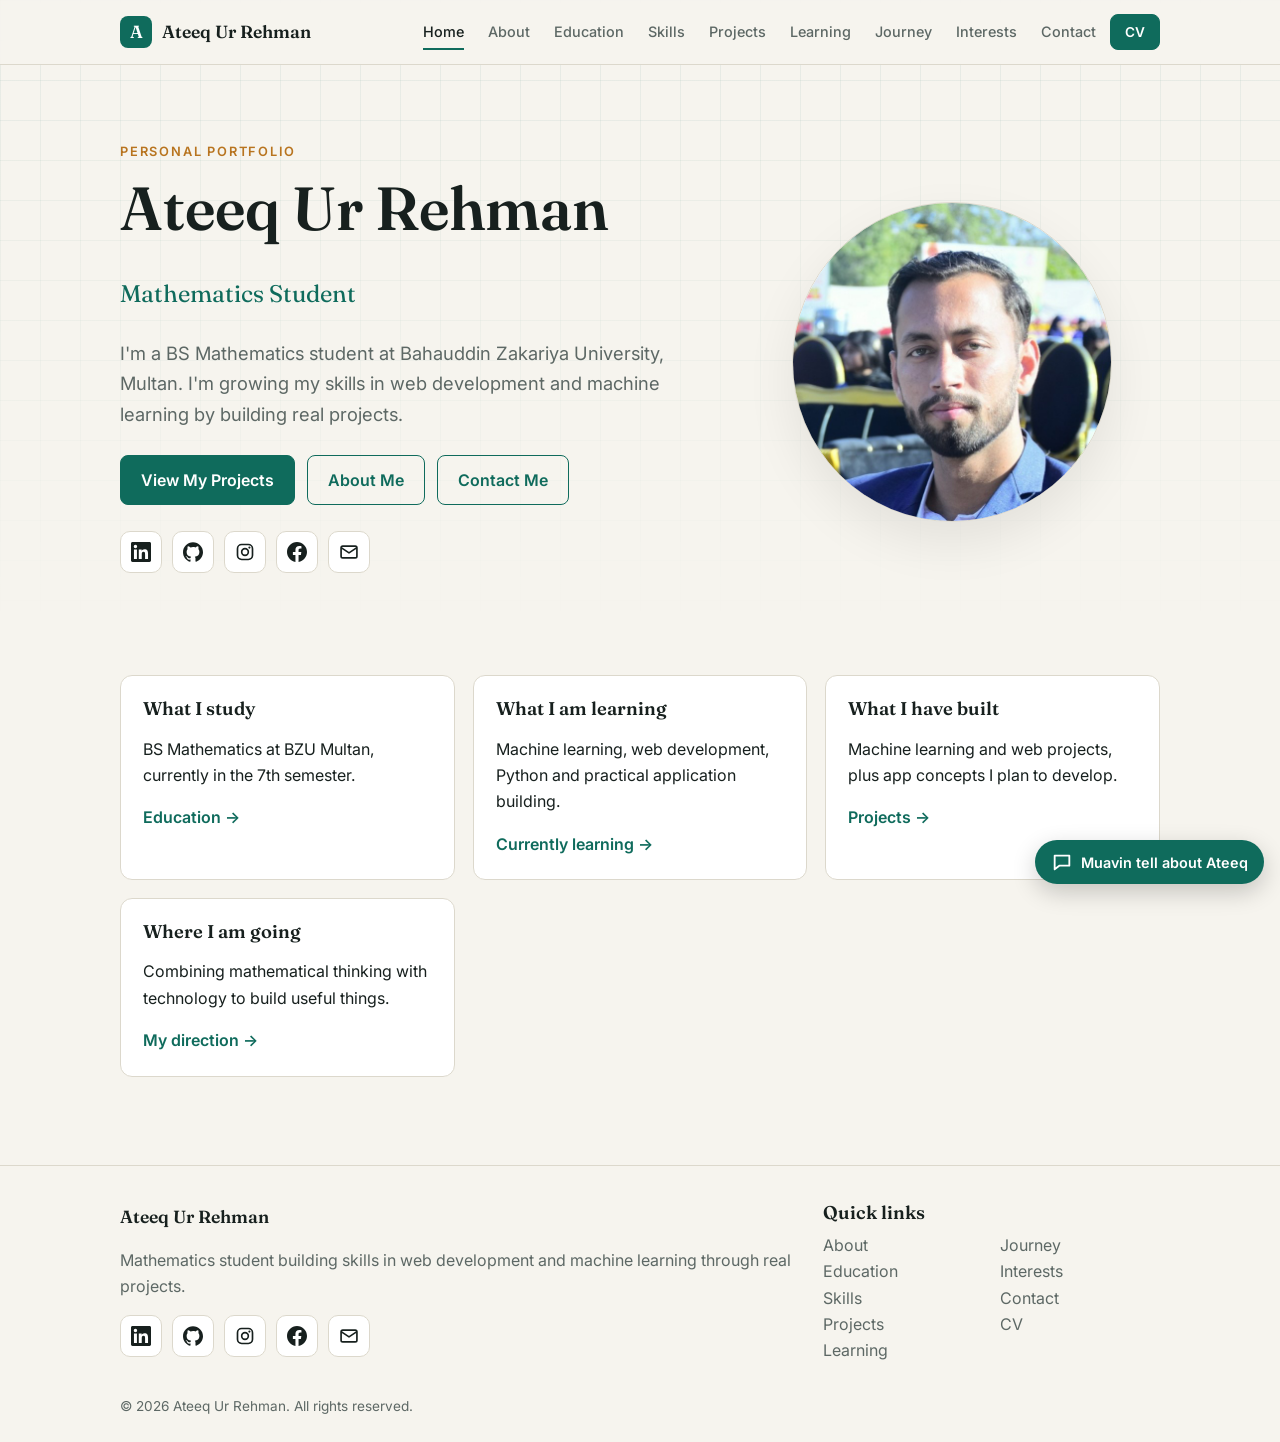
<file: index.html>
<!DOCTYPE html><html lang="en"><head><meta charset="utf-8"><meta name="viewport" content="width=device-width,initial-scale=1">
<title>Ateeq Ur Rehman | Mathematics Student</title><meta name="description" content="Portfolio of Ateeq Ur Rehman, a BS Mathematics student learning web development and machine learning."><meta property="og:title" content="Ateeq Ur Rehman | Mathematics Student"><meta property="og:description" content="Portfolio of Ateeq Ur Rehman, a BS Mathematics student learning web development and machine learning."><meta property="og:type" content="website">
<link rel="icon" type="image/png" sizes="64x64" href="assets/favicon-64.png"><link rel="shortcut icon" href="assets/favicon.ico"><link rel="apple-touch-icon" href="assets/apple-touch-icon.png">
<link rel="preconnect" href="https://fonts.googleapis.com"><link rel="preconnect" href="https://fonts.gstatic.com" crossorigin>
<link rel="stylesheet" href="https://fonts.googleapis.com/css2?family=Fraunces:wght@500;600&family=Inter:wght@400;500;600&display=swap">
<link rel="stylesheet" href="style.css"><script>document.documentElement.className='js'</script></head>
<body class=""><a class="skip" href="#main">Skip to content</a>
<header class="hdr"><div class="wrap bar"><a class="brand" href="index.html"><span class="mark">A</span>Ateeq Ur Rehman</a>
<button class="burger" aria-label="Menu" aria-expanded="false" aria-controls="nav"><span></span><span></span><span></span></button>
<nav id="nav"><ul><li><a href="index.html" aria-current="page">Home</a></li><li><a href="about.html">About</a></li><li><a href="education.html">Education</a></li><li><a href="skills.html">Skills</a></li><li><a href="projects.html">Projects</a></li><li><a href="learning.html">Learning</a></li><li><a href="journey.html">Journey</a></li><li><a href="interests.html">Interests</a></li><li><a href="contact.html">Contact</a></li><li><a class="btn sm" href="cv.html">CV</a></li></ul></nav></div></header>
<main id="main"><section class="hero"><div class="wrap hg"><div class="rv"><span class="eyebrow">Personal Portfolio</span><h1>Ateeq Ur Rehman</h1><p class="role">Mathematics Student</p>
<p class="lead">I'm a BS Mathematics student at Bahauddin Zakariya University, Multan. I'm growing my skills in web development and machine learning by building real projects.</p>
<div class="cta"><a class="btn" href="projects.html">View My Projects</a><a class="btn ghost" href="about.html">About Me</a><a class="btn ghost" href="contact.html">Contact Me</a></div><div class="soc"><a href="https://www.linkedin.com/in/ateeq-sunbul-95694729a/" aria-label="LinkedIn" title="LinkedIn" target="_blank" rel="noopener noreferrer"><svg viewBox="0 0 24 24" width="20" height="20" aria-hidden="true"><path fill="currentColor" d="M20.447 20.452h-3.554v-5.569c0-1.328-.027-3.037-1.852-3.037-1.853 0-2.136 1.445-2.136 2.939v5.667H9.351V9h3.414v1.561h.046c.477-.9 1.637-1.85 3.37-1.85 3.601 0 4.267 2.37 4.267 5.455v6.286zM5.337 7.433a2.063 2.063 0 110-4.128 2.063 2.063 0 010 4.128zm1.782 13.019H3.555V9h3.564v11.452zM22.225 0H1.771C.792 0 0 .774 0 1.729v20.542C0 23.227.792 24 1.771 24h20.451C23.2 24 24 23.227 24 22.271V1.729C24 .774 23.2 0 22.222 0z"/></svg></a><a href="https://github.com/callmemrsheeqa-oss" aria-label="GitHub" title="GitHub" target="_blank" rel="noopener noreferrer"><svg viewBox="0 0 24 24" width="20" height="20" aria-hidden="true"><path fill="currentColor" d="M12 .297c-6.63 0-12 5.373-12 12 0 5.303 3.438 9.8 8.205 11.385.6.113.82-.258.82-.577 0-.285-.01-1.04-.015-2.04-3.338.724-4.042-1.61-4.042-1.61-.546-1.387-1.333-1.757-1.333-1.757-1.089-.745.083-.729.083-.729 1.205.084 1.839 1.237 1.839 1.237 1.07 1.834 2.807 1.304 3.492.997.107-.775.418-1.305.762-1.604-2.665-.305-5.467-1.334-5.467-5.931 0-1.311.469-2.381 1.236-3.221-.124-.303-.535-1.524.117-3.176 0 0 1.008-.322 3.301 1.23a11.5 11.5 0 013.003-.404c1.02.005 2.047.138 3.006.404 2.291-1.552 3.297-1.23 3.297-1.23.653 1.653.242 2.874.118 3.176.77.84 1.235 1.911 1.235 3.221 0 4.609-2.807 5.624-5.479 5.921.43.372.823 1.102.823 2.222 0 1.606-.015 2.896-.015 3.286 0 .315.216.694.825.576C20.565 21.795 24 17.298 24 12.297c0-6.627-5.373-12-12-12"/></svg></a><a href="https://www.instagram.com/a_teequrrehman/" aria-label="Instagram" title="Instagram" target="_blank" rel="noopener noreferrer"><svg viewBox="0 0 24 24" width="20" height="20" aria-hidden="true"><g fill="none" stroke="currentColor" stroke-width="2"><rect x="3" y="3" width="18" height="18" rx="5"/><circle cx="12" cy="12" r="4"/></g><circle cx="17.3" cy="6.7" r="1.3" fill="currentColor"/></svg></a><a href="https://www.facebook.com/ateeq.ur.rehman.856079" aria-label="Facebook" title="Facebook" target="_blank" rel="noopener noreferrer"><svg viewBox="0 0 24 24" width="20" height="20" aria-hidden="true"><path fill="currentColor" d="M24 12.073c0-6.627-5.373-12-12-12s-12 5.373-12 12c0 5.99 4.388 10.954 10.125 11.854v-8.385H7.078v-3.47h3.047V9.43c0-3.007 1.792-4.669 4.533-4.669 1.312 0 2.686.235 2.686.235v2.953H15.83c-1.491 0-1.956.925-1.956 1.874v2.25h3.328l-.532 3.47h-2.796v8.385C19.612 23.027 24 18.062 24 12.073z"/></svg></a><a href="mailto:sunbulbroter@gmail.com" aria-label="Email" title="Email"><svg viewBox="0 0 24 24" width="20" height="20" aria-hidden="true"><g fill="none" stroke="currentColor" stroke-width="2" stroke-linejoin="round"><rect x="2.5" y="5" width="19" height="14" rx="2"/><path d="M3 7l9 6 9-6"/></g></svg></a></div></div>
<div class="avatar rv" ><img src="assets/profile.jpg" alt="Portrait of Ateeq Ur Rehman" width="320" height="320" fetchpriority="high"></div></div></section><section class="sec "><div class="wrap"><div class="grid"><article class="card rv"><h3>What I study</h3><p>BS Mathematics at BZU Multan, currently in the 7th semester.</p><a class="more" href="education.html">Education &rarr;</a></article><article class="card rv"><h3>What I am learning</h3><p>Machine learning, web development, Python and practical application building.</p><a class="more" href="learning.html">Currently learning &rarr;</a></article><article class="card rv"><h3>What I have built</h3><p>Machine learning and web projects, plus app concepts I plan to develop.</p><a class="more" href="projects.html">Projects &rarr;</a></article><article class="card rv"><h3>Where I am going</h3><p>Combining mathematical thinking with technology to build useful things.</p><a class="more" href="about.html">My direction &rarr;</a></article></div></div></section></main>
<footer class="ftr"><div class="wrap fg"><div><div class="brand">Ateeq Ur Rehman</div><p class="muted">Mathematics student building skills in web development and machine learning through real projects.</p><div class="soc"><a href="https://www.linkedin.com/in/ateeq-sunbul-95694729a/" aria-label="LinkedIn" title="LinkedIn" target="_blank" rel="noopener noreferrer"><svg viewBox="0 0 24 24" width="20" height="20" aria-hidden="true"><path fill="currentColor" d="M20.447 20.452h-3.554v-5.569c0-1.328-.027-3.037-1.852-3.037-1.853 0-2.136 1.445-2.136 2.939v5.667H9.351V9h3.414v1.561h.046c.477-.9 1.637-1.85 3.37-1.85 3.601 0 4.267 2.37 4.267 5.455v6.286zM5.337 7.433a2.063 2.063 0 110-4.128 2.063 2.063 0 010 4.128zm1.782 13.019H3.555V9h3.564v11.452zM22.225 0H1.771C.792 0 0 .774 0 1.729v20.542C0 23.227.792 24 1.771 24h20.451C23.2 24 24 23.227 24 22.271V1.729C24 .774 23.2 0 22.222 0z"/></svg></a><a href="https://github.com/callmemrsheeqa-oss" aria-label="GitHub" title="GitHub" target="_blank" rel="noopener noreferrer"><svg viewBox="0 0 24 24" width="20" height="20" aria-hidden="true"><path fill="currentColor" d="M12 .297c-6.63 0-12 5.373-12 12 0 5.303 3.438 9.8 8.205 11.385.6.113.82-.258.82-.577 0-.285-.01-1.04-.015-2.04-3.338.724-4.042-1.61-4.042-1.61-.546-1.387-1.333-1.757-1.333-1.757-1.089-.745.083-.729.083-.729 1.205.084 1.839 1.237 1.839 1.237 1.07 1.834 2.807 1.304 3.492.997.107-.775.418-1.305.762-1.604-2.665-.305-5.467-1.334-5.467-5.931 0-1.311.469-2.381 1.236-3.221-.124-.303-.535-1.524.117-3.176 0 0 1.008-.322 3.301 1.23a11.5 11.5 0 013.003-.404c1.02.005 2.047.138 3.006.404 2.291-1.552 3.297-1.23 3.297-1.23.653 1.653.242 2.874.118 3.176.77.84 1.235 1.911 1.235 3.221 0 4.609-2.807 5.624-5.479 5.921.43.372.823 1.102.823 2.222 0 1.606-.015 2.896-.015 3.286 0 .315.216.694.825.576C20.565 21.795 24 17.298 24 12.297c0-6.627-5.373-12-12-12"/></svg></a><a href="https://www.instagram.com/a_teequrrehman/" aria-label="Instagram" title="Instagram" target="_blank" rel="noopener noreferrer"><svg viewBox="0 0 24 24" width="20" height="20" aria-hidden="true"><g fill="none" stroke="currentColor" stroke-width="2"><rect x="3" y="3" width="18" height="18" rx="5"/><circle cx="12" cy="12" r="4"/></g><circle cx="17.3" cy="6.7" r="1.3" fill="currentColor"/></svg></a><a href="https://www.facebook.com/ateeq.ur.rehman.856079" aria-label="Facebook" title="Facebook" target="_blank" rel="noopener noreferrer"><svg viewBox="0 0 24 24" width="20" height="20" aria-hidden="true"><path fill="currentColor" d="M24 12.073c0-6.627-5.373-12-12-12s-12 5.373-12 12c0 5.99 4.388 10.954 10.125 11.854v-8.385H7.078v-3.47h3.047V9.43c0-3.007 1.792-4.669 4.533-4.669 1.312 0 2.686.235 2.686.235v2.953H15.83c-1.491 0-1.956.925-1.956 1.874v2.25h3.328l-.532 3.47h-2.796v8.385C19.612 23.027 24 18.062 24 12.073z"/></svg></a><a href="mailto:sunbulbroter@gmail.com" aria-label="Email" title="Email"><svg viewBox="0 0 24 24" width="20" height="20" aria-hidden="true"><g fill="none" stroke="currentColor" stroke-width="2" stroke-linejoin="round"><rect x="2.5" y="5" width="19" height="14" rx="2"/><path d="M3 7l9 6 9-6"/></g></svg></a></div></div>
<div><h3>Quick links</h3><ul class="fl"><li><a href="about.html">About</a></li><li><a href="education.html">Education</a></li><li><a href="skills.html">Skills</a></li><li><a href="projects.html">Projects</a></li><li><a href="learning.html">Learning</a></li><li><a href="journey.html">Journey</a></li><li><a href="interests.html">Interests</a></li><li><a href="contact.html">Contact</a></li><li><a href="cv.html">CV</a></li></ul></div></div><div class="wrap copy">&copy; 2026 Ateeq Ur Rehman. All rights reserved.</div></footer>
<div class="noprint" id="chat"><button class="cb" id="cbtn" aria-expanded="false" aria-controls="cpanel"><svg viewBox="0 0 24 24" width="22" height="22" aria-hidden="true"><path fill="none" stroke="currentColor" stroke-width="2" stroke-linejoin="round" d="M4 5h16v11H9l-5 4z"/></svg><span>Muavin tell about Ateeq</span></button>
<section class="cp" id="cpanel" hidden aria-label="Muavin, portfolio assistant"><header><b>Muavin</b><button id="cx" aria-label="Close Muavin">&times;</button></header>
<div class="cm" id="cmsg" role="log" aria-live="polite"><p class="bot">Hi! I'm Muavin. I can answer questions about Ateeq Ur Rehman, his studies, projects and experience.</p></div>
<div class="cs" id="csug"><button>What does Ateeq study?</button><button>What projects has he built?</button><button>How can I contact him?</button></div>
<form id="cform"><input id="cin" maxlength="300" placeholder="Ask Muavin about Ateeq..." aria-label="Your question" autocomplete="off"><button class="btn sm" type="submit">Send</button></form></section></div>
<script src="config.js"></script><script src="script.js"></script></body></html>
</file>
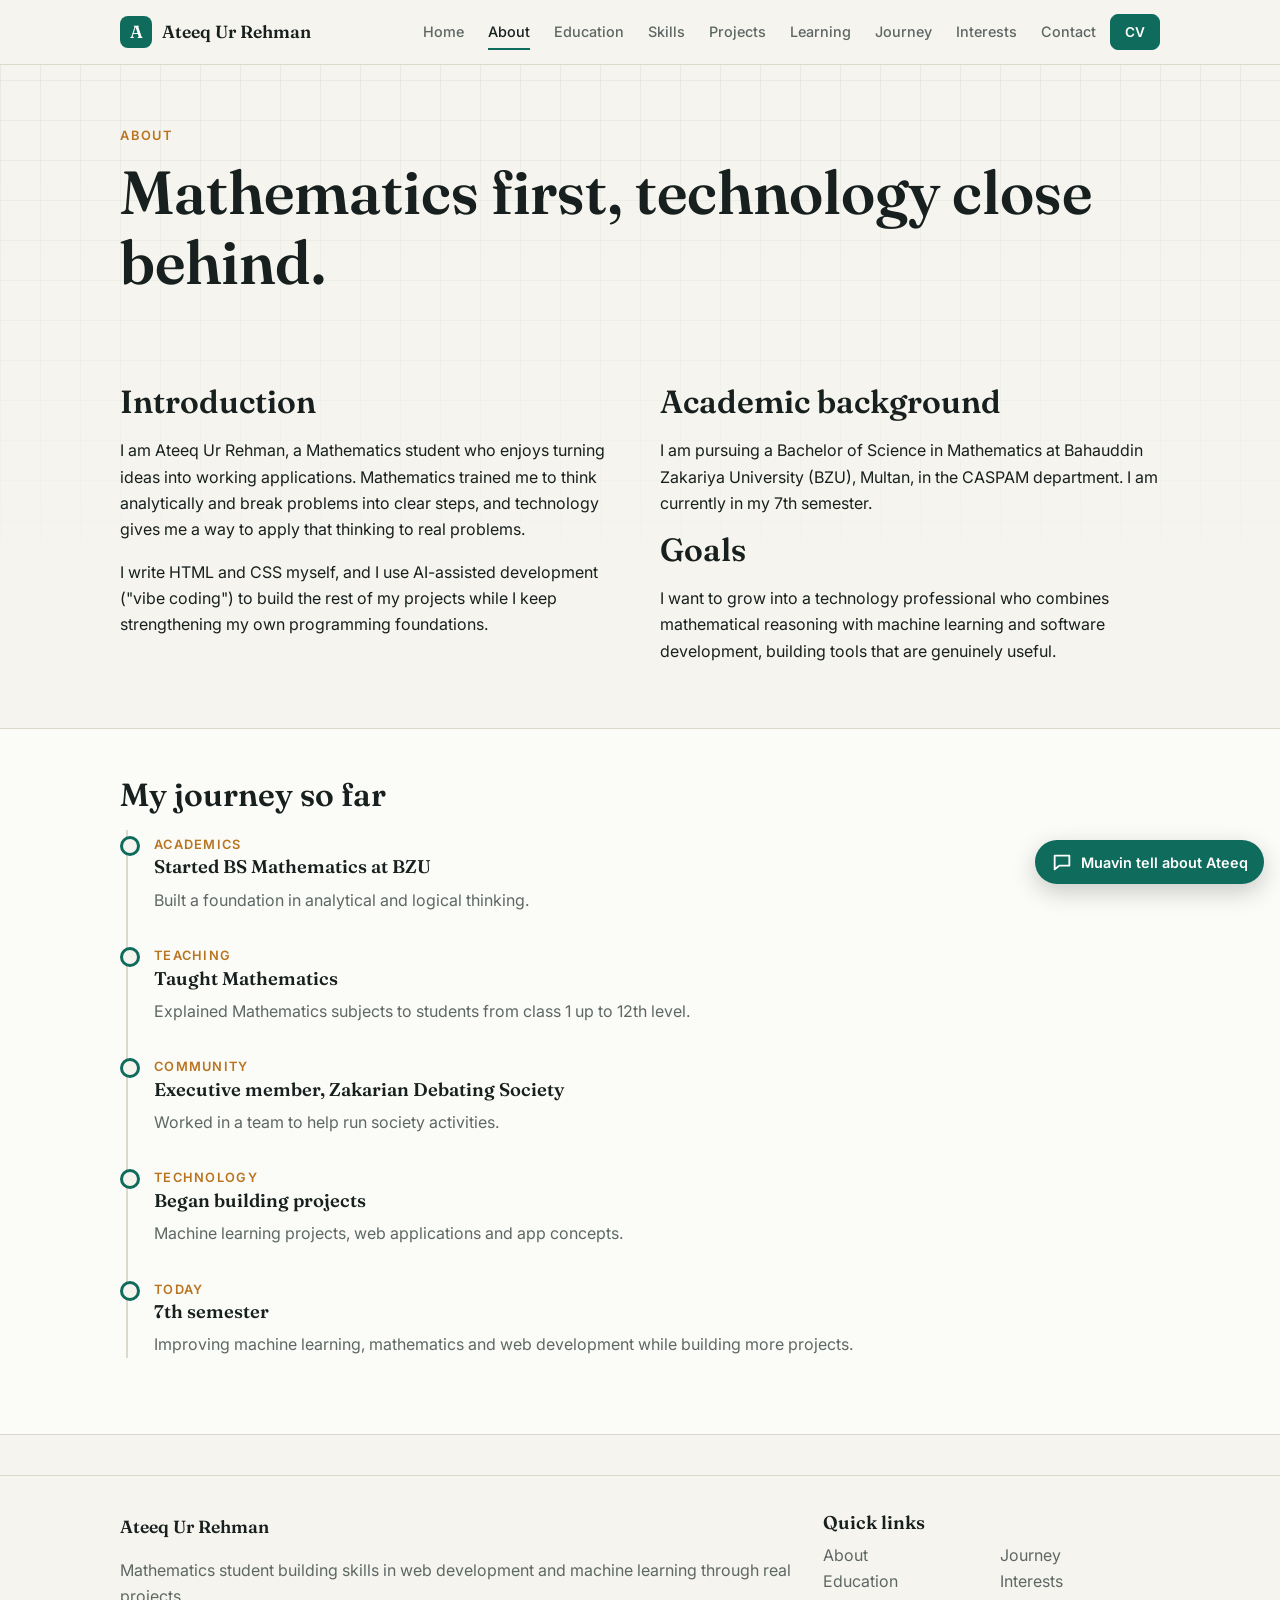
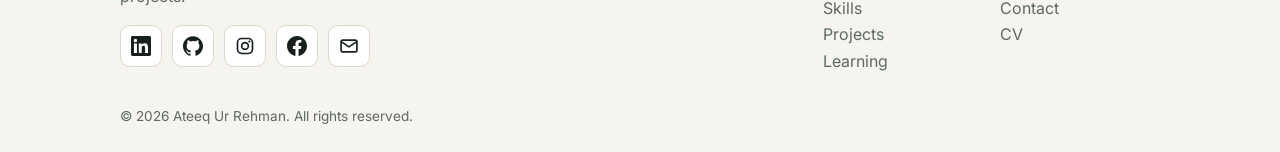
<file: about.html>
<!DOCTYPE html><html lang="en"><head><meta charset="utf-8"><meta name="viewport" content="width=device-width,initial-scale=1">
<title>About | Ateeq Ur Rehman</title><meta name="description" content="About Ateeq Ur Rehman: academic background, learning journey and goals."><meta property="og:title" content="About | Ateeq Ur Rehman"><meta property="og:description" content="About Ateeq Ur Rehman: academic background, learning journey and goals."><meta property="og:type" content="website">
<link rel="icon" type="image/png" sizes="64x64" href="assets/favicon-64.png"><link rel="shortcut icon" href="assets/favicon.ico"><link rel="apple-touch-icon" href="assets/apple-touch-icon.png">
<link rel="preconnect" href="https://fonts.googleapis.com"><link rel="preconnect" href="https://fonts.gstatic.com" crossorigin>
<link rel="stylesheet" href="https://fonts.googleapis.com/css2?family=Fraunces:wght@500;600&family=Inter:wght@400;500;600&display=swap">
<link rel="stylesheet" href="style.css"><script>document.documentElement.className='js'</script></head>
<body class=""><a class="skip" href="#main">Skip to content</a>
<header class="hdr"><div class="wrap bar"><a class="brand" href="index.html"><span class="mark">A</span>Ateeq Ur Rehman</a>
<button class="burger" aria-label="Menu" aria-expanded="false" aria-controls="nav"><span></span><span></span><span></span></button>
<nav id="nav"><ul><li><a href="index.html">Home</a></li><li><a href="about.html" aria-current="page">About</a></li><li><a href="education.html">Education</a></li><li><a href="skills.html">Skills</a></li><li><a href="projects.html">Projects</a></li><li><a href="learning.html">Learning</a></li><li><a href="journey.html">Journey</a></li><li><a href="interests.html">Interests</a></li><li><a href="contact.html">Contact</a></li><li><a class="btn sm" href="cv.html">CV</a></li></ul></nav></div></header>
<main id="main"><section class="phead"><div class="wrap rv"><span class="eyebrow">About</span><h1>Mathematics first, technology close behind.</h1></div></section><section class="sec "><div class="wrap"><div class="two"><div class="rv"><h2>Introduction</h2><p>I am Ateeq Ur Rehman, a Mathematics student who enjoys turning ideas into working applications. Mathematics trained me to think analytically and break problems into clear steps, and technology gives me a way to apply that thinking to real problems.</p><p>I write HTML and CSS myself, and I use AI-assisted development ("vibe coding") to build the rest of my projects while I keep strengthening my own programming foundations.</p></div><div class="rv"><h2>Academic background</h2><p>I am pursuing a Bachelor of Science in Mathematics at Bahauddin Zakariya University (BZU), Multan, in the CASPAM department. I am currently in my 7th semester.</p><h2>Goals</h2><p>I want to grow into a technology professional who combines mathematical reasoning with machine learning and software development, building tools that are genuinely useful.</p></div></div></div></section><section class="sec alt"><div class="wrap"><h2 class="rv">My journey so far</h2><div class="tl"><div class="item rv"><span class="when">Academics</span><h3>Started BS Mathematics at BZU</h3><p>Built a foundation in analytical and logical thinking.</p></div><div class="item rv"><span class="when">Teaching</span><h3>Taught Mathematics</h3><p>Explained Mathematics subjects to students from class 1 up to 12th level.</p></div><div class="item rv"><span class="when">Community</span><h3>Executive member, Zakarian Debating Society</h3><p>Worked in a team to help run society activities.</p></div><div class="item rv"><span class="when">Technology</span><h3>Began building projects</h3><p>Machine learning projects, web applications and app concepts.</p></div><div class="item rv"><span class="when">Today</span><h3>7th semester</h3><p>Improving machine learning, mathematics and web development while building more projects.</p></div></div></div></section></main>
<footer class="ftr"><div class="wrap fg"><div><div class="brand">Ateeq Ur Rehman</div><p class="muted">Mathematics student building skills in web development and machine learning through real projects.</p><div class="soc"><a href="https://www.linkedin.com/in/ateeq-sunbul-95694729a/" aria-label="LinkedIn" title="LinkedIn" target="_blank" rel="noopener noreferrer"><svg viewBox="0 0 24 24" width="20" height="20" aria-hidden="true"><path fill="currentColor" d="M20.447 20.452h-3.554v-5.569c0-1.328-.027-3.037-1.852-3.037-1.853 0-2.136 1.445-2.136 2.939v5.667H9.351V9h3.414v1.561h.046c.477-.9 1.637-1.85 3.37-1.85 3.601 0 4.267 2.37 4.267 5.455v6.286zM5.337 7.433a2.063 2.063 0 110-4.128 2.063 2.063 0 010 4.128zm1.782 13.019H3.555V9h3.564v11.452zM22.225 0H1.771C.792 0 0 .774 0 1.729v20.542C0 23.227.792 24 1.771 24h20.451C23.2 24 24 23.227 24 22.271V1.729C24 .774 23.2 0 22.222 0z"/></svg></a><a href="https://github.com/callmemrsheeqa-oss" aria-label="GitHub" title="GitHub" target="_blank" rel="noopener noreferrer"><svg viewBox="0 0 24 24" width="20" height="20" aria-hidden="true"><path fill="currentColor" d="M12 .297c-6.63 0-12 5.373-12 12 0 5.303 3.438 9.8 8.205 11.385.6.113.82-.258.82-.577 0-.285-.01-1.04-.015-2.04-3.338.724-4.042-1.61-4.042-1.61-.546-1.387-1.333-1.757-1.333-1.757-1.089-.745.083-.729.083-.729 1.205.084 1.839 1.237 1.839 1.237 1.07 1.834 2.807 1.304 3.492.997.107-.775.418-1.305.762-1.604-2.665-.305-5.467-1.334-5.467-5.931 0-1.311.469-2.381 1.236-3.221-.124-.303-.535-1.524.117-3.176 0 0 1.008-.322 3.301 1.23a11.5 11.5 0 013.003-.404c1.02.005 2.047.138 3.006.404 2.291-1.552 3.297-1.23 3.297-1.23.653 1.653.242 2.874.118 3.176.77.84 1.235 1.911 1.235 3.221 0 4.609-2.807 5.624-5.479 5.921.43.372.823 1.102.823 2.222 0 1.606-.015 2.896-.015 3.286 0 .315.216.694.825.576C20.565 21.795 24 17.298 24 12.297c0-6.627-5.373-12-12-12"/></svg></a><a href="https://www.instagram.com/a_teequrrehman/" aria-label="Instagram" title="Instagram" target="_blank" rel="noopener noreferrer"><svg viewBox="0 0 24 24" width="20" height="20" aria-hidden="true"><g fill="none" stroke="currentColor" stroke-width="2"><rect x="3" y="3" width="18" height="18" rx="5"/><circle cx="12" cy="12" r="4"/></g><circle cx="17.3" cy="6.7" r="1.3" fill="currentColor"/></svg></a><a href="https://www.facebook.com/ateeq.ur.rehman.856079" aria-label="Facebook" title="Facebook" target="_blank" rel="noopener noreferrer"><svg viewBox="0 0 24 24" width="20" height="20" aria-hidden="true"><path fill="currentColor" d="M24 12.073c0-6.627-5.373-12-12-12s-12 5.373-12 12c0 5.99 4.388 10.954 10.125 11.854v-8.385H7.078v-3.47h3.047V9.43c0-3.007 1.792-4.669 4.533-4.669 1.312 0 2.686.235 2.686.235v2.953H15.83c-1.491 0-1.956.925-1.956 1.874v2.25h3.328l-.532 3.47h-2.796v8.385C19.612 23.027 24 18.062 24 12.073z"/></svg></a><a href="mailto:sunbulbroter@gmail.com" aria-label="Email" title="Email"><svg viewBox="0 0 24 24" width="20" height="20" aria-hidden="true"><g fill="none" stroke="currentColor" stroke-width="2" stroke-linejoin="round"><rect x="2.5" y="5" width="19" height="14" rx="2"/><path d="M3 7l9 6 9-6"/></g></svg></a></div></div>
<div><h3>Quick links</h3><ul class="fl"><li><a href="about.html">About</a></li><li><a href="education.html">Education</a></li><li><a href="skills.html">Skills</a></li><li><a href="projects.html">Projects</a></li><li><a href="learning.html">Learning</a></li><li><a href="journey.html">Journey</a></li><li><a href="interests.html">Interests</a></li><li><a href="contact.html">Contact</a></li><li><a href="cv.html">CV</a></li></ul></div></div><div class="wrap copy">&copy; 2026 Ateeq Ur Rehman. All rights reserved.</div></footer>
<div class="noprint" id="chat"><button class="cb" id="cbtn" aria-expanded="false" aria-controls="cpanel"><svg viewBox="0 0 24 24" width="22" height="22" aria-hidden="true"><path fill="none" stroke="currentColor" stroke-width="2" stroke-linejoin="round" d="M4 5h16v11H9l-5 4z"/></svg><span>Muavin tell about Ateeq</span></button>
<section class="cp" id="cpanel" hidden aria-label="Muavin, portfolio assistant"><header><b>Muavin</b><button id="cx" aria-label="Close Muavin">&times;</button></header>
<div class="cm" id="cmsg" role="log" aria-live="polite"><p class="bot">Hi! I'm Muavin. I can answer questions about Ateeq Ur Rehman, his studies, projects and experience.</p></div>
<div class="cs" id="csug"><button>What does Ateeq study?</button><button>What projects has he built?</button><button>How can I contact him?</button></div>
<form id="cform"><input id="cin" maxlength="300" placeholder="Ask Muavin about Ateeq..." aria-label="Your question" autocomplete="off"><button class="btn sm" type="submit">Send</button></form></section></div>
<script src="config.js"></script><script src="script.js"></script></body></html>
</file>
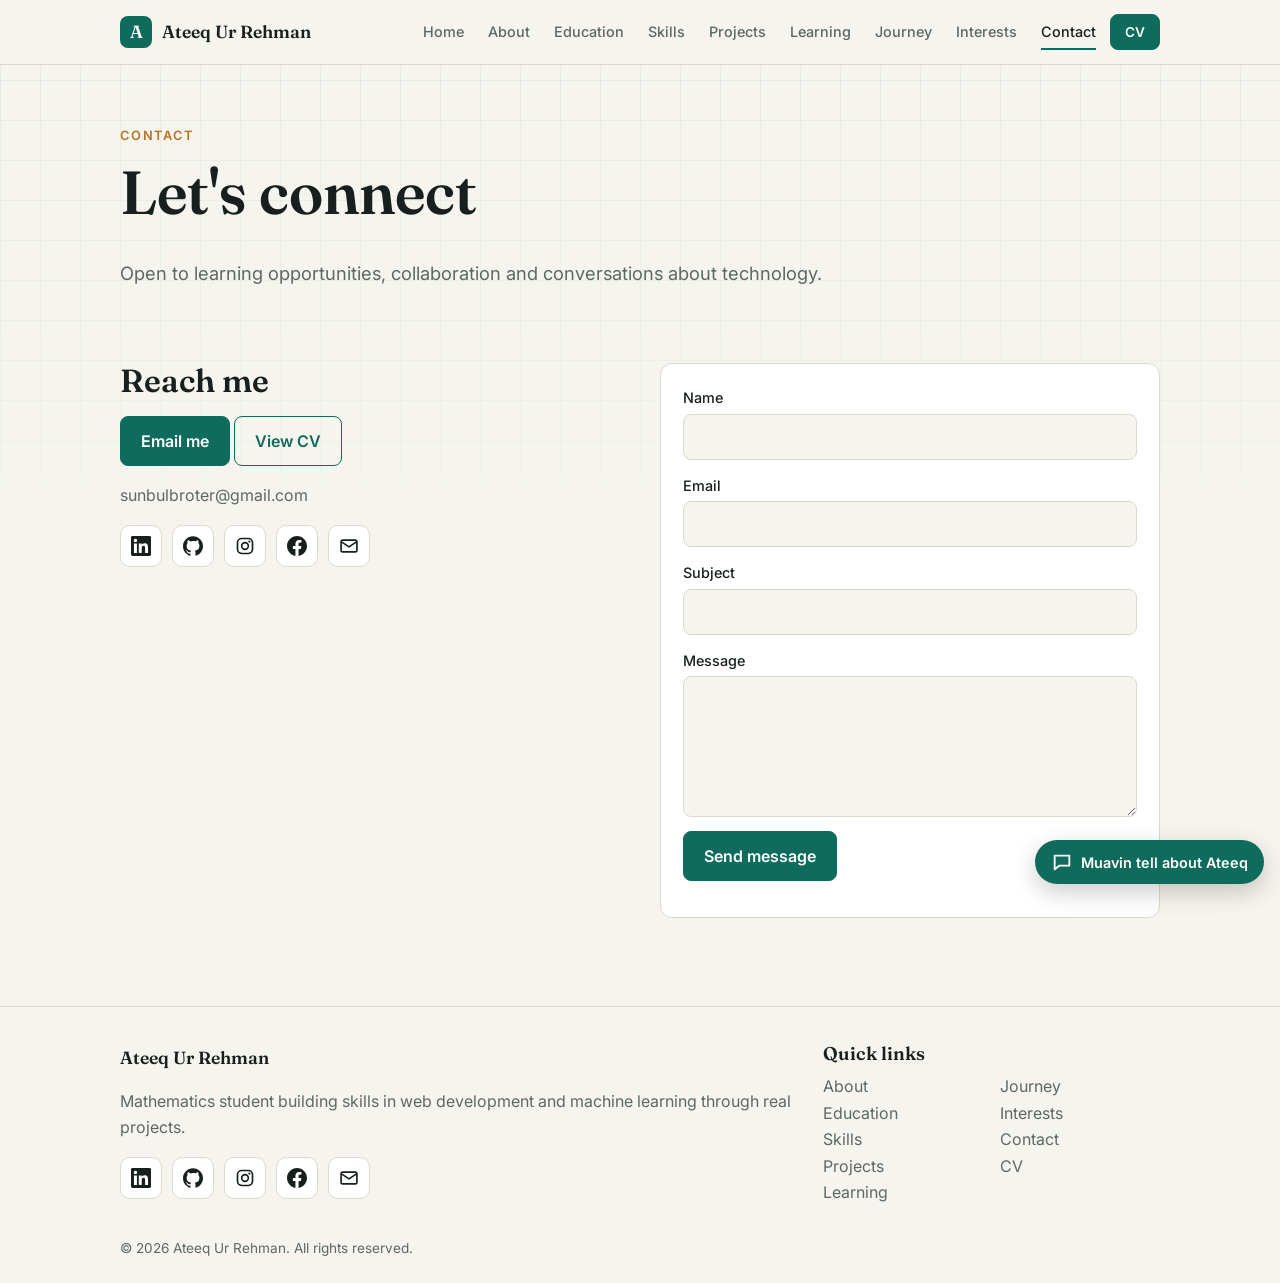
<file: contact.html>
<!DOCTYPE html><html lang="en"><head><meta charset="utf-8"><meta name="viewport" content="width=device-width,initial-scale=1">
<title>Contact | Ateeq Ur Rehman</title><meta name="description" content="Contact Ateeq Ur Rehman by email or social media."><meta property="og:title" content="Contact | Ateeq Ur Rehman"><meta property="og:description" content="Contact Ateeq Ur Rehman by email or social media."><meta property="og:type" content="website">
<link rel="icon" type="image/png" sizes="64x64" href="assets/favicon-64.png"><link rel="shortcut icon" href="assets/favicon.ico"><link rel="apple-touch-icon" href="assets/apple-touch-icon.png">
<link rel="preconnect" href="https://fonts.googleapis.com"><link rel="preconnect" href="https://fonts.gstatic.com" crossorigin>
<link rel="stylesheet" href="https://fonts.googleapis.com/css2?family=Fraunces:wght@500;600&family=Inter:wght@400;500;600&display=swap">
<link rel="stylesheet" href="style.css"><script>document.documentElement.className='js'</script></head>
<body class=""><a class="skip" href="#main">Skip to content</a>
<header class="hdr"><div class="wrap bar"><a class="brand" href="index.html"><span class="mark">A</span>Ateeq Ur Rehman</a>
<button class="burger" aria-label="Menu" aria-expanded="false" aria-controls="nav"><span></span><span></span><span></span></button>
<nav id="nav"><ul><li><a href="index.html">Home</a></li><li><a href="about.html">About</a></li><li><a href="education.html">Education</a></li><li><a href="skills.html">Skills</a></li><li><a href="projects.html">Projects</a></li><li><a href="learning.html">Learning</a></li><li><a href="journey.html">Journey</a></li><li><a href="interests.html">Interests</a></li><li><a href="contact.html" aria-current="page">Contact</a></li><li><a class="btn sm" href="cv.html">CV</a></li></ul></nav></div></header>
<main id="main"><section class="phead"><div class="wrap rv"><span class="eyebrow">Contact</span><h1>Let's connect</h1><p class="lead">Open to learning opportunities, collaboration and conversations about technology.</p></div></section><section class="sec "><div class="wrap"><div class="two"><div class="rv"><h2>Reach me</h2><p><a class="btn" href="mailto:sunbulbroter@gmail.com">Email me</a> <a class="btn ghost" href="cv.html">View CV</a></p><p class="muted">sunbulbroter@gmail.com</p><div class="soc"><a href="https://www.linkedin.com/in/ateeq-sunbul-95694729a/" aria-label="LinkedIn" title="LinkedIn" target="_blank" rel="noopener noreferrer"><svg viewBox="0 0 24 24" width="20" height="20" aria-hidden="true"><path fill="currentColor" d="M20.447 20.452h-3.554v-5.569c0-1.328-.027-3.037-1.852-3.037-1.853 0-2.136 1.445-2.136 2.939v5.667H9.351V9h3.414v1.561h.046c.477-.9 1.637-1.85 3.37-1.85 3.601 0 4.267 2.37 4.267 5.455v6.286zM5.337 7.433a2.063 2.063 0 110-4.128 2.063 2.063 0 010 4.128zm1.782 13.019H3.555V9h3.564v11.452zM22.225 0H1.771C.792 0 0 .774 0 1.729v20.542C0 23.227.792 24 1.771 24h20.451C23.2 24 24 23.227 24 22.271V1.729C24 .774 23.2 0 22.222 0z"/></svg></a><a href="https://github.com/callmemrsheeqa-oss" aria-label="GitHub" title="GitHub" target="_blank" rel="noopener noreferrer"><svg viewBox="0 0 24 24" width="20" height="20" aria-hidden="true"><path fill="currentColor" d="M12 .297c-6.63 0-12 5.373-12 12 0 5.303 3.438 9.8 8.205 11.385.6.113.82-.258.82-.577 0-.285-.01-1.04-.015-2.04-3.338.724-4.042-1.61-4.042-1.61-.546-1.387-1.333-1.757-1.333-1.757-1.089-.745.083-.729.083-.729 1.205.084 1.839 1.237 1.839 1.237 1.07 1.834 2.807 1.304 3.492.997.107-.775.418-1.305.762-1.604-2.665-.305-5.467-1.334-5.467-5.931 0-1.311.469-2.381 1.236-3.221-.124-.303-.535-1.524.117-3.176 0 0 1.008-.322 3.301 1.23a11.5 11.5 0 013.003-.404c1.02.005 2.047.138 3.006.404 2.291-1.552 3.297-1.23 3.297-1.23.653 1.653.242 2.874.118 3.176.77.84 1.235 1.911 1.235 3.221 0 4.609-2.807 5.624-5.479 5.921.43.372.823 1.102.823 2.222 0 1.606-.015 2.896-.015 3.286 0 .315.216.694.825.576C20.565 21.795 24 17.298 24 12.297c0-6.627-5.373-12-12-12"/></svg></a><a href="https://www.instagram.com/a_teequrrehman/" aria-label="Instagram" title="Instagram" target="_blank" rel="noopener noreferrer"><svg viewBox="0 0 24 24" width="20" height="20" aria-hidden="true"><g fill="none" stroke="currentColor" stroke-width="2"><rect x="3" y="3" width="18" height="18" rx="5"/><circle cx="12" cy="12" r="4"/></g><circle cx="17.3" cy="6.7" r="1.3" fill="currentColor"/></svg></a><a href="https://www.facebook.com/ateeq.ur.rehman.856079" aria-label="Facebook" title="Facebook" target="_blank" rel="noopener noreferrer"><svg viewBox="0 0 24 24" width="20" height="20" aria-hidden="true"><path fill="currentColor" d="M24 12.073c0-6.627-5.373-12-12-12s-12 5.373-12 12c0 5.99 4.388 10.954 10.125 11.854v-8.385H7.078v-3.47h3.047V9.43c0-3.007 1.792-4.669 4.533-4.669 1.312 0 2.686.235 2.686.235v2.953H15.83c-1.491 0-1.956.925-1.956 1.874v2.25h3.328l-.532 3.47h-2.796v8.385C19.612 23.027 24 18.062 24 12.073z"/></svg></a><a href="mailto:sunbulbroter@gmail.com" aria-label="Email" title="Email"><svg viewBox="0 0 24 24" width="20" height="20" aria-hidden="true"><g fill="none" stroke="currentColor" stroke-width="2" stroke-linejoin="round"><rect x="2.5" y="5" width="19" height="14" rx="2"/><path d="M3 7l9 6 9-6"/></g></svg></a></div></div>
<form class="card rv" id="cf" novalidate><label>Name<input name="name" required autocomplete="name"></label><label>Email<input name="email" type="email" required autocomplete="email"></label><label>Subject<input name="subject" required></label><label>Message<textarea name="msg" rows="5" required></textarea></label><button class="btn" type="submit">Send message</button><p id="fs" role="status" class="muted sm"></p></form></div></div></section></main>
<footer class="ftr"><div class="wrap fg"><div><div class="brand">Ateeq Ur Rehman</div><p class="muted">Mathematics student building skills in web development and machine learning through real projects.</p><div class="soc"><a href="https://www.linkedin.com/in/ateeq-sunbul-95694729a/" aria-label="LinkedIn" title="LinkedIn" target="_blank" rel="noopener noreferrer"><svg viewBox="0 0 24 24" width="20" height="20" aria-hidden="true"><path fill="currentColor" d="M20.447 20.452h-3.554v-5.569c0-1.328-.027-3.037-1.852-3.037-1.853 0-2.136 1.445-2.136 2.939v5.667H9.351V9h3.414v1.561h.046c.477-.9 1.637-1.85 3.37-1.85 3.601 0 4.267 2.37 4.267 5.455v6.286zM5.337 7.433a2.063 2.063 0 110-4.128 2.063 2.063 0 010 4.128zm1.782 13.019H3.555V9h3.564v11.452zM22.225 0H1.771C.792 0 0 .774 0 1.729v20.542C0 23.227.792 24 1.771 24h20.451C23.2 24 24 23.227 24 22.271V1.729C24 .774 23.2 0 22.222 0z"/></svg></a><a href="https://github.com/callmemrsheeqa-oss" aria-label="GitHub" title="GitHub" target="_blank" rel="noopener noreferrer"><svg viewBox="0 0 24 24" width="20" height="20" aria-hidden="true"><path fill="currentColor" d="M12 .297c-6.63 0-12 5.373-12 12 0 5.303 3.438 9.8 8.205 11.385.6.113.82-.258.82-.577 0-.285-.01-1.04-.015-2.04-3.338.724-4.042-1.61-4.042-1.61-.546-1.387-1.333-1.757-1.333-1.757-1.089-.745.083-.729.083-.729 1.205.084 1.839 1.237 1.839 1.237 1.07 1.834 2.807 1.304 3.492.997.107-.775.418-1.305.762-1.604-2.665-.305-5.467-1.334-5.467-5.931 0-1.311.469-2.381 1.236-3.221-.124-.303-.535-1.524.117-3.176 0 0 1.008-.322 3.301 1.23a11.5 11.5 0 013.003-.404c1.02.005 2.047.138 3.006.404 2.291-1.552 3.297-1.23 3.297-1.23.653 1.653.242 2.874.118 3.176.77.84 1.235 1.911 1.235 3.221 0 4.609-2.807 5.624-5.479 5.921.43.372.823 1.102.823 2.222 0 1.606-.015 2.896-.015 3.286 0 .315.216.694.825.576C20.565 21.795 24 17.298 24 12.297c0-6.627-5.373-12-12-12"/></svg></a><a href="https://www.instagram.com/a_teequrrehman/" aria-label="Instagram" title="Instagram" target="_blank" rel="noopener noreferrer"><svg viewBox="0 0 24 24" width="20" height="20" aria-hidden="true"><g fill="none" stroke="currentColor" stroke-width="2"><rect x="3" y="3" width="18" height="18" rx="5"/><circle cx="12" cy="12" r="4"/></g><circle cx="17.3" cy="6.7" r="1.3" fill="currentColor"/></svg></a><a href="https://www.facebook.com/ateeq.ur.rehman.856079" aria-label="Facebook" title="Facebook" target="_blank" rel="noopener noreferrer"><svg viewBox="0 0 24 24" width="20" height="20" aria-hidden="true"><path fill="currentColor" d="M24 12.073c0-6.627-5.373-12-12-12s-12 5.373-12 12c0 5.99 4.388 10.954 10.125 11.854v-8.385H7.078v-3.47h3.047V9.43c0-3.007 1.792-4.669 4.533-4.669 1.312 0 2.686.235 2.686.235v2.953H15.83c-1.491 0-1.956.925-1.956 1.874v2.25h3.328l-.532 3.47h-2.796v8.385C19.612 23.027 24 18.062 24 12.073z"/></svg></a><a href="mailto:sunbulbroter@gmail.com" aria-label="Email" title="Email"><svg viewBox="0 0 24 24" width="20" height="20" aria-hidden="true"><g fill="none" stroke="currentColor" stroke-width="2" stroke-linejoin="round"><rect x="2.5" y="5" width="19" height="14" rx="2"/><path d="M3 7l9 6 9-6"/></g></svg></a></div></div>
<div><h3>Quick links</h3><ul class="fl"><li><a href="about.html">About</a></li><li><a href="education.html">Education</a></li><li><a href="skills.html">Skills</a></li><li><a href="projects.html">Projects</a></li><li><a href="learning.html">Learning</a></li><li><a href="journey.html">Journey</a></li><li><a href="interests.html">Interests</a></li><li><a href="contact.html">Contact</a></li><li><a href="cv.html">CV</a></li></ul></div></div><div class="wrap copy">&copy; 2026 Ateeq Ur Rehman. All rights reserved.</div></footer>
<div class="noprint" id="chat"><button class="cb" id="cbtn" aria-expanded="false" aria-controls="cpanel"><svg viewBox="0 0 24 24" width="22" height="22" aria-hidden="true"><path fill="none" stroke="currentColor" stroke-width="2" stroke-linejoin="round" d="M4 5h16v11H9l-5 4z"/></svg><span>Muavin tell about Ateeq</span></button>
<section class="cp" id="cpanel" hidden aria-label="Muavin, portfolio assistant"><header><b>Muavin</b><button id="cx" aria-label="Close Muavin">&times;</button></header>
<div class="cm" id="cmsg" role="log" aria-live="polite"><p class="bot">Hi! I'm Muavin. I can answer questions about Ateeq Ur Rehman, his studies, projects and experience.</p></div>
<div class="cs" id="csug"><button>What does Ateeq study?</button><button>What projects has he built?</button><button>How can I contact him?</button></div>
<form id="cform"><input id="cin" maxlength="300" placeholder="Ask Muavin about Ateeq..." aria-label="Your question" autocomplete="off"><button class="btn sm" type="submit">Send</button></form></section></div>
<script src="config.js"></script><script src="script.js"></script></body></html>
</file>
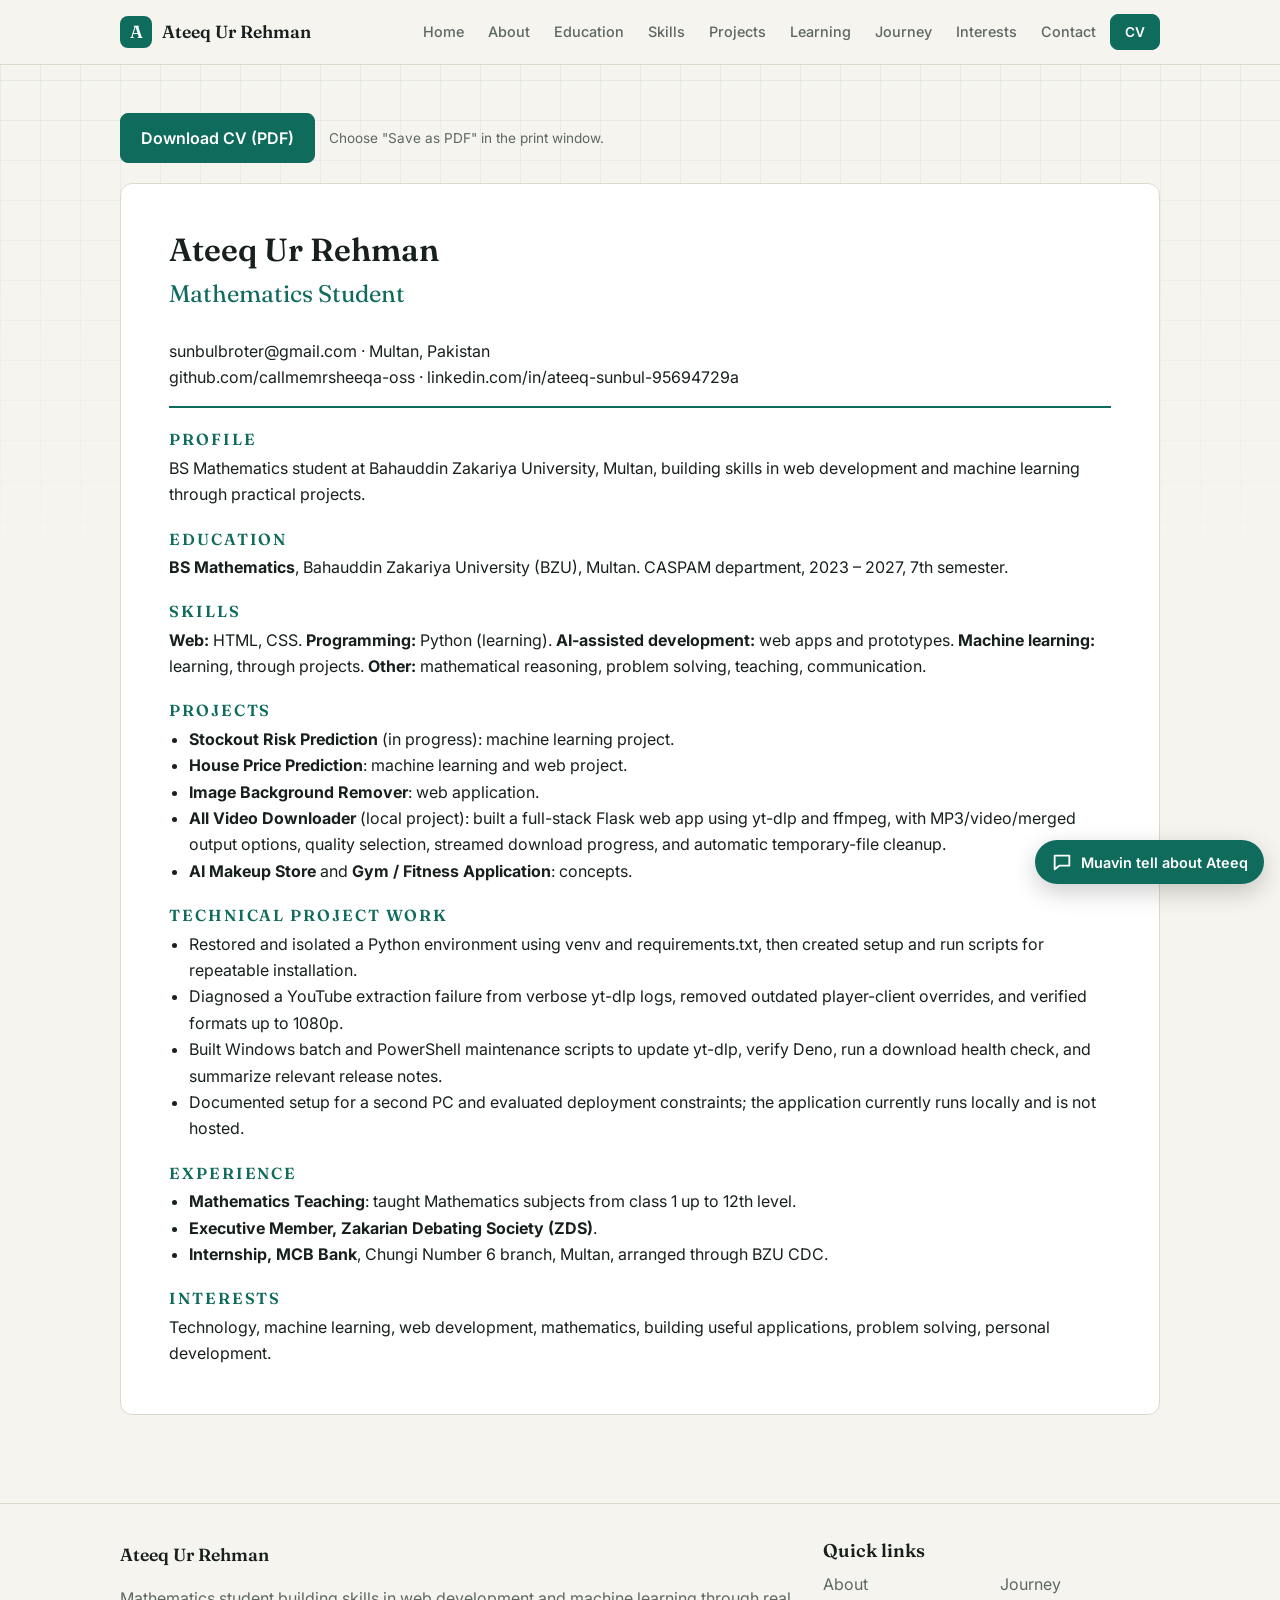
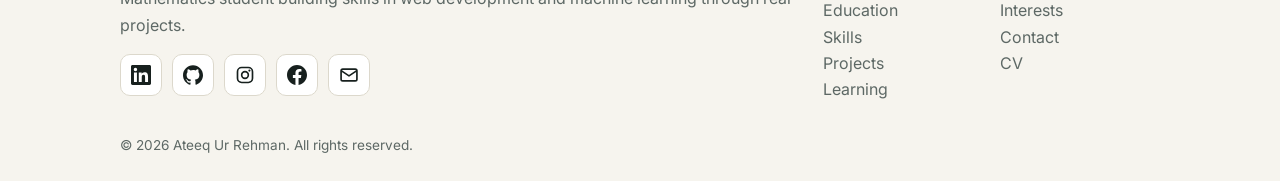
<file: cv.html>
<!DOCTYPE html><html lang="en"><head><meta charset="utf-8"><meta name="viewport" content="width=device-width,initial-scale=1">
<title>CV | Ateeq Ur Rehman</title><meta name="description" content="Curriculum vitae of Ateeq Ur Rehman."><meta property="og:title" content="CV | Ateeq Ur Rehman"><meta property="og:description" content="Curriculum vitae of Ateeq Ur Rehman."><meta property="og:type" content="website">
<link rel="icon" type="image/png" sizes="64x64" href="assets/favicon-64.png"><link rel="shortcut icon" href="assets/favicon.ico"><link rel="apple-touch-icon" href="assets/apple-touch-icon.png">
<link rel="preconnect" href="https://fonts.googleapis.com"><link rel="preconnect" href="https://fonts.gstatic.com" crossorigin>
<link rel="stylesheet" href="https://fonts.googleapis.com/css2?family=Fraunces:wght@500;600&family=Inter:wght@400;500;600&display=swap">
<link rel="stylesheet" href="style.css"><script>document.documentElement.className='js'</script></head>
<body class=""><a class="skip" href="#main">Skip to content</a>
<header class="hdr"><div class="wrap bar"><a class="brand" href="index.html"><span class="mark">A</span>Ateeq Ur Rehman</a>
<button class="burger" aria-label="Menu" aria-expanded="false" aria-controls="nav"><span></span><span></span><span></span></button>
<nav id="nav"><ul><li><a href="index.html">Home</a></li><li><a href="about.html">About</a></li><li><a href="education.html">Education</a></li><li><a href="skills.html">Skills</a></li><li><a href="projects.html">Projects</a></li><li><a href="learning.html">Learning</a></li><li><a href="journey.html">Journey</a></li><li><a href="interests.html">Interests</a></li><li><a href="contact.html">Contact</a></li><li><a class="btn sm" href="cv.html">CV</a></li></ul></nav></div></header>
<main id="main"><section class="sec"><div class="wrap cv"><div class="noprint cvbar"><a class="btn" href="#" id="pr">Download CV (PDF)</a><span class="muted sm">Choose "Save as PDF" in the print window.</span></div>
<div class="paper"><header class="cvh"><h1>Ateeq Ur Rehman</h1><p class="role">Mathematics Student</p><p>sunbulbroter@gmail.com &middot; Multan, Pakistan<br>github.com/callmemrsheeqa-oss &middot; linkedin.com/in/ateeq-sunbul-95694729a</p></header>
<section class="cvs"><h2>Profile</h2><p>BS Mathematics student at Bahauddin Zakariya University, Multan, building skills in web development and machine learning through practical projects.</p></section>
<section class="cvs"><h2>Education</h2><p><b>BS Mathematics</b>, Bahauddin Zakariya University (BZU), Multan. CASPAM department, 2023 &ndash; 2027, 7th semester.</p></section>
<section class="cvs"><h2>Skills</h2><p><b>Web:</b> HTML, CSS. <b>Programming:</b> Python (learning). <b>AI-assisted development:</b> web apps and prototypes. <b>Machine learning:</b> learning, through projects. <b>Other:</b> mathematical reasoning, problem solving, teaching, communication.</p></section>
<section class="cvs"><h2>Projects</h2><ul><li><b>Stockout Risk Prediction</b> (in progress): machine learning project.</li><li><b>House Price Prediction</b>: machine learning and web project.</li><li><b>Image Background Remover</b>: web application.</li><li><b>All Video Downloader</b> (local project): built a full-stack Flask web app using yt-dlp and ffmpeg, with MP3/video/merged output options, quality selection, streamed download progress, and automatic temporary-file cleanup.</li><li><b>AI Makeup Store</b> and <b>Gym / Fitness Application</b>: concepts.</li></ul></section>
<section class="cvs"><h2>Technical Project Work</h2><ul><li>Restored and isolated a Python environment using venv and requirements.txt, then created setup and run scripts for repeatable installation.</li><li>Diagnosed a YouTube extraction failure from verbose yt-dlp logs, removed outdated player-client overrides, and verified formats up to 1080p.</li><li>Built Windows batch and PowerShell maintenance scripts to update yt-dlp, verify Deno, run a download health check, and summarize relevant release notes.</li><li>Documented setup for a second PC and evaluated deployment constraints; the application currently runs locally and is not hosted.</li></ul></section>
<section class="cvs"><h2>Experience</h2><ul><li><b>Mathematics Teaching</b>: taught Mathematics subjects from class 1 up to 12th level.</li><li><b>Executive Member, Zakarian Debating Society (ZDS)</b>.</li><li><b>Internship, MCB Bank</b>, Chungi Number 6 branch, Multan, arranged through BZU CDC.</li></ul></section>
<section class="cvs"><h2>Interests</h2><p>Technology, machine learning, web development, mathematics, building useful applications, problem solving, personal development.</p></section>
</div></div></section></main>
<footer class="ftr"><div class="wrap fg"><div><div class="brand">Ateeq Ur Rehman</div><p class="muted">Mathematics student building skills in web development and machine learning through real projects.</p><div class="soc"><a href="https://www.linkedin.com/in/ateeq-sunbul-95694729a/" aria-label="LinkedIn" title="LinkedIn" target="_blank" rel="noopener noreferrer"><svg viewBox="0 0 24 24" width="20" height="20" aria-hidden="true"><path fill="currentColor" d="M20.447 20.452h-3.554v-5.569c0-1.328-.027-3.037-1.852-3.037-1.853 0-2.136 1.445-2.136 2.939v5.667H9.351V9h3.414v1.561h.046c.477-.9 1.637-1.85 3.37-1.85 3.601 0 4.267 2.37 4.267 5.455v6.286zM5.337 7.433a2.063 2.063 0 110-4.128 2.063 2.063 0 010 4.128zm1.782 13.019H3.555V9h3.564v11.452zM22.225 0H1.771C.792 0 0 .774 0 1.729v20.542C0 23.227.792 24 1.771 24h20.451C23.2 24 24 23.227 24 22.271V1.729C24 .774 23.2 0 22.222 0z"/></svg></a><a href="https://github.com/callmemrsheeqa-oss" aria-label="GitHub" title="GitHub" target="_blank" rel="noopener noreferrer"><svg viewBox="0 0 24 24" width="20" height="20" aria-hidden="true"><path fill="currentColor" d="M12 .297c-6.63 0-12 5.373-12 12 0 5.303 3.438 9.8 8.205 11.385.6.113.82-.258.82-.577 0-.285-.01-1.04-.015-2.04-3.338.724-4.042-1.61-4.042-1.61-.546-1.387-1.333-1.757-1.333-1.757-1.089-.745.083-.729.083-.729 1.205.084 1.839 1.237 1.839 1.237 1.07 1.834 2.807 1.304 3.492.997.107-.775.418-1.305.762-1.604-2.665-.305-5.467-1.334-5.467-5.931 0-1.311.469-2.381 1.236-3.221-.124-.303-.535-1.524.117-3.176 0 0 1.008-.322 3.301 1.23a11.5 11.5 0 013.003-.404c1.02.005 2.047.138 3.006.404 2.291-1.552 3.297-1.23 3.297-1.23.653 1.653.242 2.874.118 3.176.77.84 1.235 1.911 1.235 3.221 0 4.609-2.807 5.624-5.479 5.921.43.372.823 1.102.823 2.222 0 1.606-.015 2.896-.015 3.286 0 .315.216.694.825.576C20.565 21.795 24 17.298 24 12.297c0-6.627-5.373-12-12-12"/></svg></a><a href="https://www.instagram.com/a_teequrrehman/" aria-label="Instagram" title="Instagram" target="_blank" rel="noopener noreferrer"><svg viewBox="0 0 24 24" width="20" height="20" aria-hidden="true"><g fill="none" stroke="currentColor" stroke-width="2"><rect x="3" y="3" width="18" height="18" rx="5"/><circle cx="12" cy="12" r="4"/></g><circle cx="17.3" cy="6.7" r="1.3" fill="currentColor"/></svg></a><a href="https://www.facebook.com/ateeq.ur.rehman.856079" aria-label="Facebook" title="Facebook" target="_blank" rel="noopener noreferrer"><svg viewBox="0 0 24 24" width="20" height="20" aria-hidden="true"><path fill="currentColor" d="M24 12.073c0-6.627-5.373-12-12-12s-12 5.373-12 12c0 5.99 4.388 10.954 10.125 11.854v-8.385H7.078v-3.47h3.047V9.43c0-3.007 1.792-4.669 4.533-4.669 1.312 0 2.686.235 2.686.235v2.953H15.83c-1.491 0-1.956.925-1.956 1.874v2.25h3.328l-.532 3.47h-2.796v8.385C19.612 23.027 24 18.062 24 12.073z"/></svg></a><a href="mailto:sunbulbroter@gmail.com" aria-label="Email" title="Email"><svg viewBox="0 0 24 24" width="20" height="20" aria-hidden="true"><g fill="none" stroke="currentColor" stroke-width="2" stroke-linejoin="round"><rect x="2.5" y="5" width="19" height="14" rx="2"/><path d="M3 7l9 6 9-6"/></g></svg></a></div></div>
<div><h3>Quick links</h3><ul class="fl"><li><a href="about.html">About</a></li><li><a href="education.html">Education</a></li><li><a href="skills.html">Skills</a></li><li><a href="projects.html">Projects</a></li><li><a href="learning.html">Learning</a></li><li><a href="journey.html">Journey</a></li><li><a href="interests.html">Interests</a></li><li><a href="contact.html">Contact</a></li><li><a href="cv.html">CV</a></li></ul></div></div><div class="wrap copy">&copy; 2026 Ateeq Ur Rehman. All rights reserved.</div></footer>
<div class="noprint" id="chat"><button class="cb" id="cbtn" aria-expanded="false" aria-controls="cpanel"><svg viewBox="0 0 24 24" width="22" height="22" aria-hidden="true"><path fill="none" stroke="currentColor" stroke-width="2" stroke-linejoin="round" d="M4 5h16v11H9l-5 4z"/></svg><span>Muavin tell about Ateeq</span></button>
<section class="cp" id="cpanel" hidden aria-label="Muavin, portfolio assistant"><header><b>Muavin</b><button id="cx" aria-label="Close Muavin">&times;</button></header>
<div class="cm" id="cmsg" role="log" aria-live="polite"><p class="bot">Hi! I'm Muavin. I can answer questions about Ateeq Ur Rehman, his studies, projects and experience.</p></div>
<div class="cs" id="csug"><button>What does Ateeq study?</button><button>What projects has he built?</button><button>How can I contact him?</button></div>
<form id="cform"><input id="cin" maxlength="300" placeholder="Ask Muavin about Ateeq..." aria-label="Your question" autocomplete="off"><button class="btn sm" type="submit">Send</button></form></section></div>
<script src="config.js"></script><script src="script.js"></script></body></html>
</file>
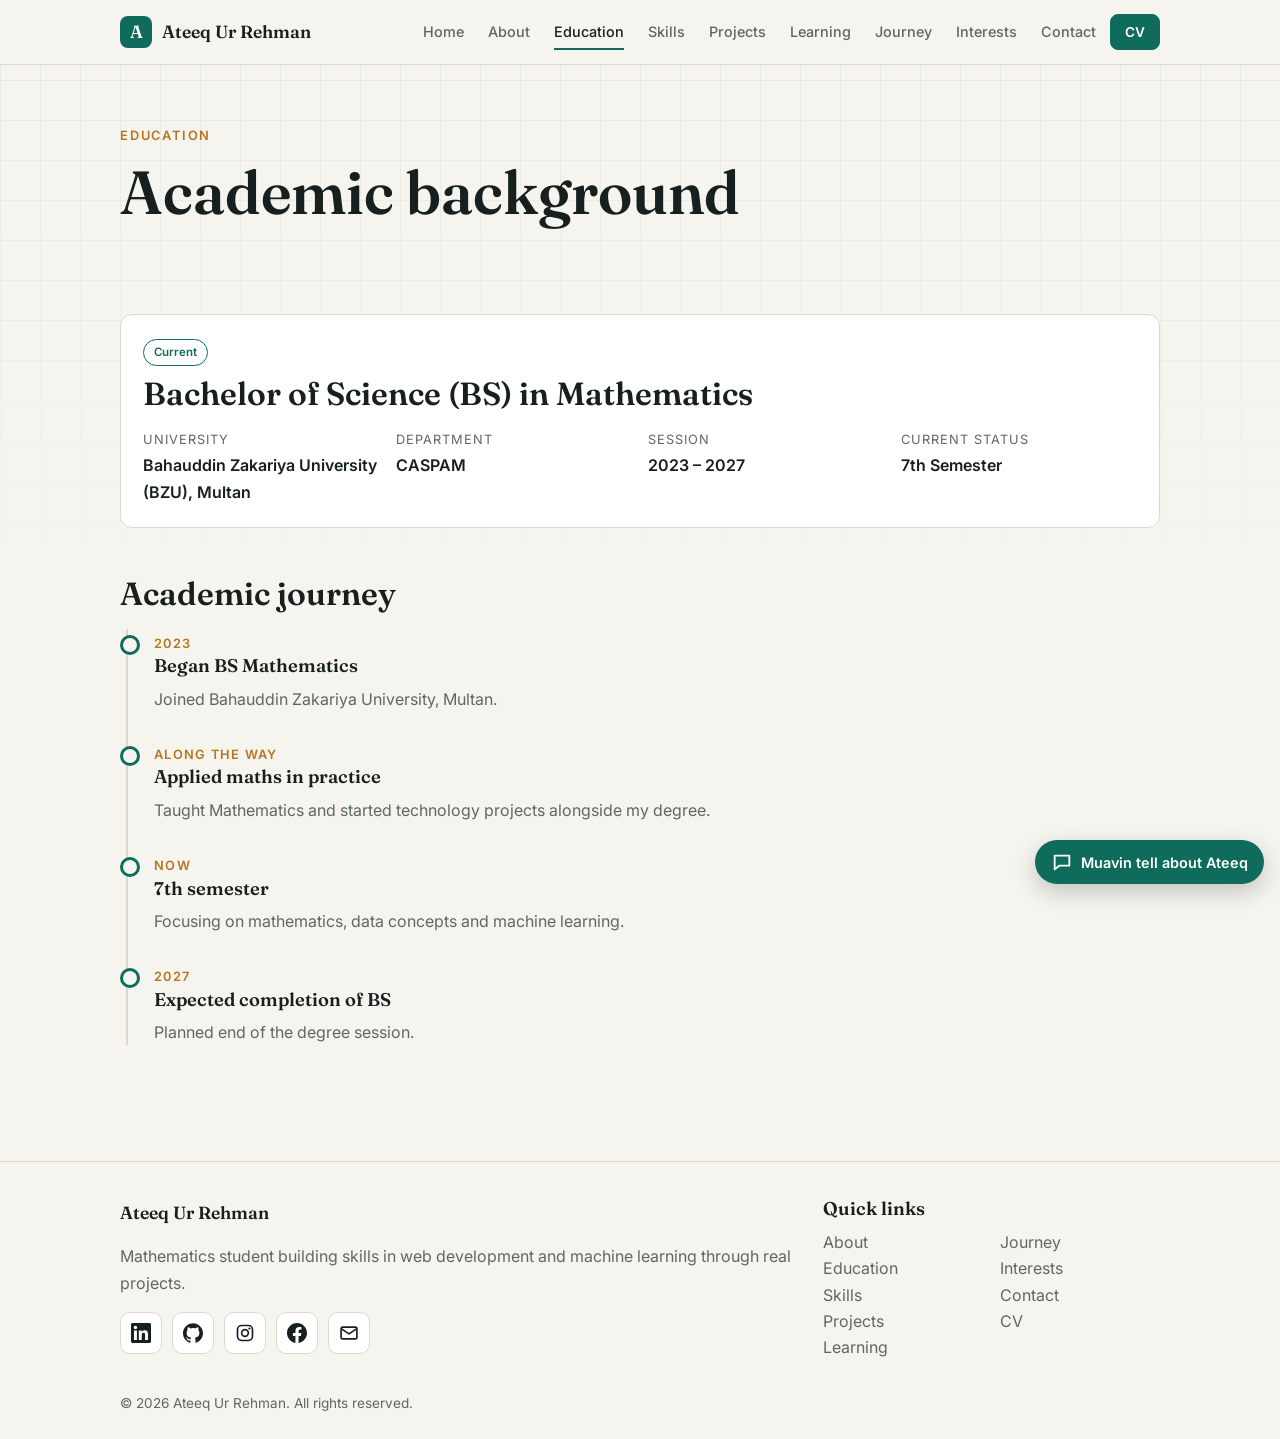
<file: education.html>
<!DOCTYPE html><html lang="en"><head><meta charset="utf-8"><meta name="viewport" content="width=device-width,initial-scale=1">
<title>Education | Ateeq Ur Rehman</title><meta name="description" content="Education of Ateeq Ur Rehman: BS Mathematics at Bahauddin Zakariya University, Multan."><meta property="og:title" content="Education | Ateeq Ur Rehman"><meta property="og:description" content="Education of Ateeq Ur Rehman: BS Mathematics at Bahauddin Zakariya University, Multan."><meta property="og:type" content="website">
<link rel="icon" type="image/png" sizes="64x64" href="assets/favicon-64.png"><link rel="shortcut icon" href="assets/favicon.ico"><link rel="apple-touch-icon" href="assets/apple-touch-icon.png">
<link rel="preconnect" href="https://fonts.googleapis.com"><link rel="preconnect" href="https://fonts.gstatic.com" crossorigin>
<link rel="stylesheet" href="https://fonts.googleapis.com/css2?family=Fraunces:wght@500;600&family=Inter:wght@400;500;600&display=swap">
<link rel="stylesheet" href="style.css"><script>document.documentElement.className='js'</script></head>
<body class=""><a class="skip" href="#main">Skip to content</a>
<header class="hdr"><div class="wrap bar"><a class="brand" href="index.html"><span class="mark">A</span>Ateeq Ur Rehman</a>
<button class="burger" aria-label="Menu" aria-expanded="false" aria-controls="nav"><span></span><span></span><span></span></button>
<nav id="nav"><ul><li><a href="index.html">Home</a></li><li><a href="about.html">About</a></li><li><a href="education.html" aria-current="page">Education</a></li><li><a href="skills.html">Skills</a></li><li><a href="projects.html">Projects</a></li><li><a href="learning.html">Learning</a></li><li><a href="journey.html">Journey</a></li><li><a href="interests.html">Interests</a></li><li><a href="contact.html">Contact</a></li><li><a class="btn sm" href="cv.html">CV</a></li></ul></nav></div></header>
<main id="main"><section class="phead"><div class="wrap rv"><span class="eyebrow">Education</span><h1>Academic background</h1></div></section><section class="sec "><div class="wrap"><article class="card big rv"><span class="badge">Current</span><h2>Bachelor of Science (BS) in Mathematics</h2><dl class="facts"><div><dt>University</dt><dd>Bahauddin Zakariya University (BZU), Multan</dd></div><div><dt>Department</dt><dd>CASPAM</dd></div><div><dt>Session</dt><dd>2023 &ndash; 2027</dd></div><div><dt>Current status</dt><dd>7th Semester</dd></div></dl></article><h2 class="rv" style="margin-top:48px">Academic journey</h2><div class="tl"><div class="item rv"><span class="when">2023</span><h3>Began BS Mathematics</h3><p>Joined Bahauddin Zakariya University, Multan.</p></div><div class="item rv"><span class="when">Along the way</span><h3>Applied maths in practice</h3><p>Taught Mathematics and started technology projects alongside my degree.</p></div><div class="item rv"><span class="when">Now</span><h3>7th semester</h3><p>Focusing on mathematics, data concepts and machine learning.</p></div><div class="item rv"><span class="when">2027</span><h3>Expected completion of BS</h3><p>Planned end of the degree session.</p></div></div></div></section></main>
<footer class="ftr"><div class="wrap fg"><div><div class="brand">Ateeq Ur Rehman</div><p class="muted">Mathematics student building skills in web development and machine learning through real projects.</p><div class="soc"><a href="https://www.linkedin.com/in/ateeq-sunbul-95694729a/" aria-label="LinkedIn" title="LinkedIn" target="_blank" rel="noopener noreferrer"><svg viewBox="0 0 24 24" width="20" height="20" aria-hidden="true"><path fill="currentColor" d="M20.447 20.452h-3.554v-5.569c0-1.328-.027-3.037-1.852-3.037-1.853 0-2.136 1.445-2.136 2.939v5.667H9.351V9h3.414v1.561h.046c.477-.9 1.637-1.85 3.37-1.85 3.601 0 4.267 2.37 4.267 5.455v6.286zM5.337 7.433a2.063 2.063 0 110-4.128 2.063 2.063 0 010 4.128zm1.782 13.019H3.555V9h3.564v11.452zM22.225 0H1.771C.792 0 0 .774 0 1.729v20.542C0 23.227.792 24 1.771 24h20.451C23.2 24 24 23.227 24 22.271V1.729C24 .774 23.2 0 22.222 0z"/></svg></a><a href="https://github.com/callmemrsheeqa-oss" aria-label="GitHub" title="GitHub" target="_blank" rel="noopener noreferrer"><svg viewBox="0 0 24 24" width="20" height="20" aria-hidden="true"><path fill="currentColor" d="M12 .297c-6.63 0-12 5.373-12 12 0 5.303 3.438 9.8 8.205 11.385.6.113.82-.258.82-.577 0-.285-.01-1.04-.015-2.04-3.338.724-4.042-1.61-4.042-1.61-.546-1.387-1.333-1.757-1.333-1.757-1.089-.745.083-.729.083-.729 1.205.084 1.839 1.237 1.839 1.237 1.07 1.834 2.807 1.304 3.492.997.107-.775.418-1.305.762-1.604-2.665-.305-5.467-1.334-5.467-5.931 0-1.311.469-2.381 1.236-3.221-.124-.303-.535-1.524.117-3.176 0 0 1.008-.322 3.301 1.23a11.5 11.5 0 013.003-.404c1.02.005 2.047.138 3.006.404 2.291-1.552 3.297-1.23 3.297-1.23.653 1.653.242 2.874.118 3.176.77.84 1.235 1.911 1.235 3.221 0 4.609-2.807 5.624-5.479 5.921.43.372.823 1.102.823 2.222 0 1.606-.015 2.896-.015 3.286 0 .315.216.694.825.576C20.565 21.795 24 17.298 24 12.297c0-6.627-5.373-12-12-12"/></svg></a><a href="https://www.instagram.com/a_teequrrehman/" aria-label="Instagram" title="Instagram" target="_blank" rel="noopener noreferrer"><svg viewBox="0 0 24 24" width="20" height="20" aria-hidden="true"><g fill="none" stroke="currentColor" stroke-width="2"><rect x="3" y="3" width="18" height="18" rx="5"/><circle cx="12" cy="12" r="4"/></g><circle cx="17.3" cy="6.7" r="1.3" fill="currentColor"/></svg></a><a href="https://www.facebook.com/ateeq.ur.rehman.856079" aria-label="Facebook" title="Facebook" target="_blank" rel="noopener noreferrer"><svg viewBox="0 0 24 24" width="20" height="20" aria-hidden="true"><path fill="currentColor" d="M24 12.073c0-6.627-5.373-12-12-12s-12 5.373-12 12c0 5.99 4.388 10.954 10.125 11.854v-8.385H7.078v-3.47h3.047V9.43c0-3.007 1.792-4.669 4.533-4.669 1.312 0 2.686.235 2.686.235v2.953H15.83c-1.491 0-1.956.925-1.956 1.874v2.25h3.328l-.532 3.47h-2.796v8.385C19.612 23.027 24 18.062 24 12.073z"/></svg></a><a href="mailto:sunbulbroter@gmail.com" aria-label="Email" title="Email"><svg viewBox="0 0 24 24" width="20" height="20" aria-hidden="true"><g fill="none" stroke="currentColor" stroke-width="2" stroke-linejoin="round"><rect x="2.5" y="5" width="19" height="14" rx="2"/><path d="M3 7l9 6 9-6"/></g></svg></a></div></div>
<div><h3>Quick links</h3><ul class="fl"><li><a href="about.html">About</a></li><li><a href="education.html">Education</a></li><li><a href="skills.html">Skills</a></li><li><a href="projects.html">Projects</a></li><li><a href="learning.html">Learning</a></li><li><a href="journey.html">Journey</a></li><li><a href="interests.html">Interests</a></li><li><a href="contact.html">Contact</a></li><li><a href="cv.html">CV</a></li></ul></div></div><div class="wrap copy">&copy; 2026 Ateeq Ur Rehman. All rights reserved.</div></footer>
<div class="noprint" id="chat"><button class="cb" id="cbtn" aria-expanded="false" aria-controls="cpanel"><svg viewBox="0 0 24 24" width="22" height="22" aria-hidden="true"><path fill="none" stroke="currentColor" stroke-width="2" stroke-linejoin="round" d="M4 5h16v11H9l-5 4z"/></svg><span>Muavin tell about Ateeq</span></button>
<section class="cp" id="cpanel" hidden aria-label="Muavin, portfolio assistant"><header><b>Muavin</b><button id="cx" aria-label="Close Muavin">&times;</button></header>
<div class="cm" id="cmsg" role="log" aria-live="polite"><p class="bot">Hi! I'm Muavin. I can answer questions about Ateeq Ur Rehman, his studies, projects and experience.</p></div>
<div class="cs" id="csug"><button>What does Ateeq study?</button><button>What projects has he built?</button><button>How can I contact him?</button></div>
<form id="cform"><input id="cin" maxlength="300" placeholder="Ask Muavin about Ateeq..." aria-label="Your question" autocomplete="off"><button class="btn sm" type="submit">Send</button></form></section></div>
<script src="config.js"></script><script src="script.js"></script></body></html>
</file>
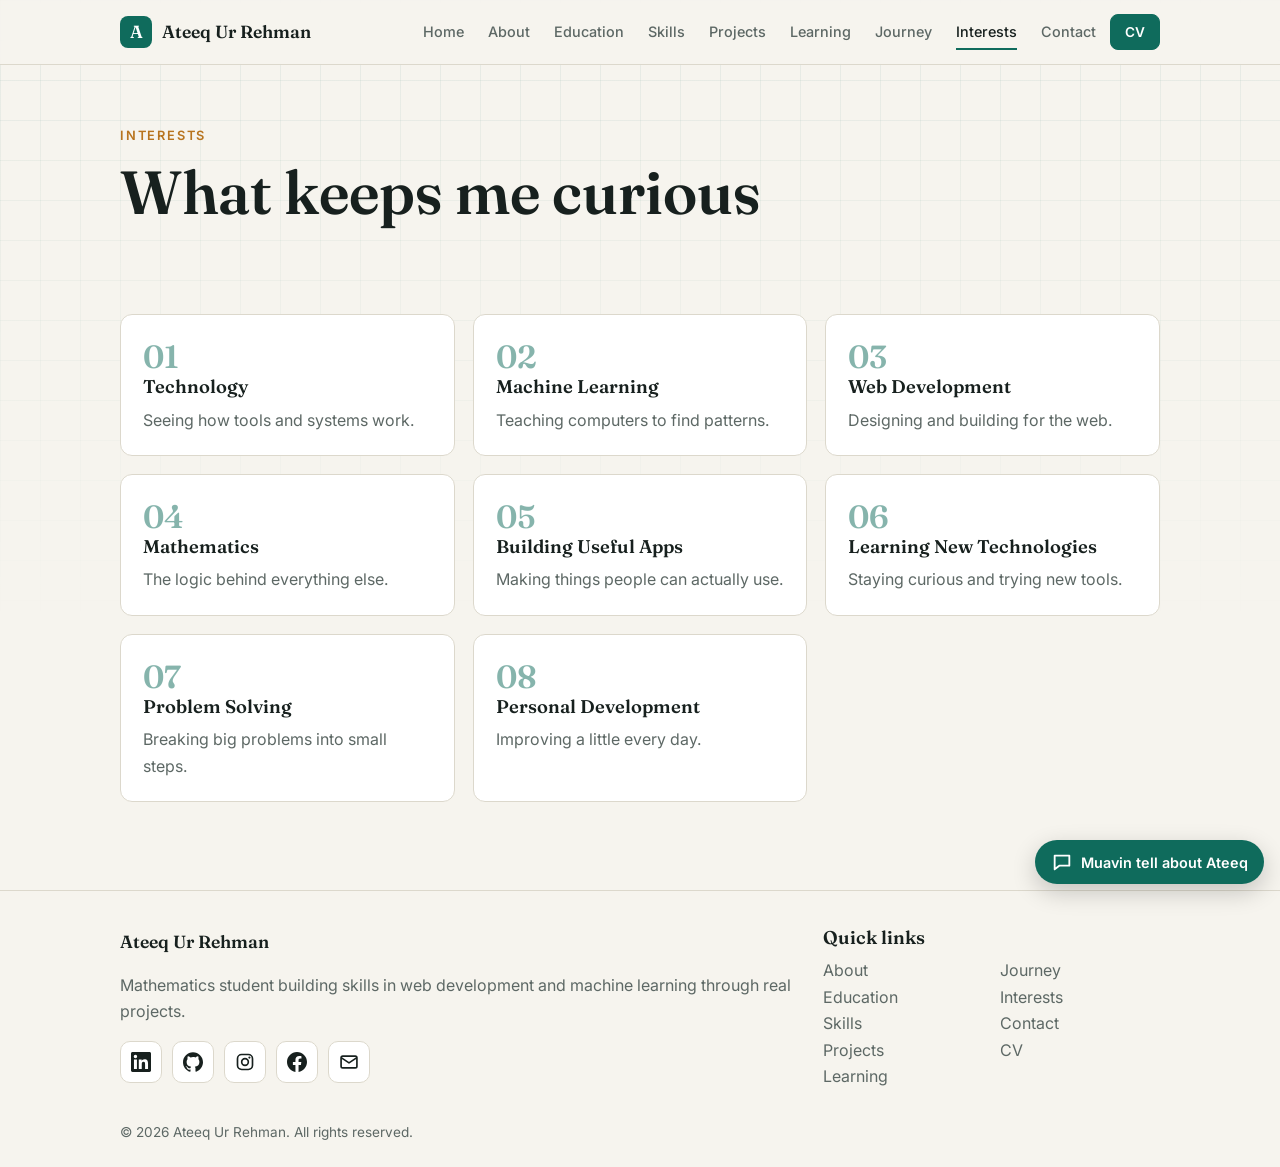
<file: interests.html>
<!DOCTYPE html><html lang="en"><head><meta charset="utf-8"><meta name="viewport" content="width=device-width,initial-scale=1">
<title>Interests | Ateeq Ur Rehman</title><meta name="description" content="Interests of Ateeq Ur Rehman: technology, machine learning, web development and mathematics."><meta property="og:title" content="Interests | Ateeq Ur Rehman"><meta property="og:description" content="Interests of Ateeq Ur Rehman: technology, machine learning, web development and mathematics."><meta property="og:type" content="website">
<link rel="icon" type="image/png" sizes="64x64" href="assets/favicon-64.png"><link rel="shortcut icon" href="assets/favicon.ico"><link rel="apple-touch-icon" href="assets/apple-touch-icon.png">
<link rel="preconnect" href="https://fonts.googleapis.com"><link rel="preconnect" href="https://fonts.gstatic.com" crossorigin>
<link rel="stylesheet" href="https://fonts.googleapis.com/css2?family=Fraunces:wght@500;600&family=Inter:wght@400;500;600&display=swap">
<link rel="stylesheet" href="style.css"><script>document.documentElement.className='js'</script></head>
<body class=""><a class="skip" href="#main">Skip to content</a>
<header class="hdr"><div class="wrap bar"><a class="brand" href="index.html"><span class="mark">A</span>Ateeq Ur Rehman</a>
<button class="burger" aria-label="Menu" aria-expanded="false" aria-controls="nav"><span></span><span></span><span></span></button>
<nav id="nav"><ul><li><a href="index.html">Home</a></li><li><a href="about.html">About</a></li><li><a href="education.html">Education</a></li><li><a href="skills.html">Skills</a></li><li><a href="projects.html">Projects</a></li><li><a href="learning.html">Learning</a></li><li><a href="journey.html">Journey</a></li><li><a href="interests.html" aria-current="page">Interests</a></li><li><a href="contact.html">Contact</a></li><li><a class="btn sm" href="cv.html">CV</a></li></ul></nav></div></header>
<main id="main"><section class="phead"><div class="wrap rv"><span class="eyebrow">Interests</span><h1>What keeps me curious</h1></div></section><section class="sec "><div class="wrap"><div class="grid ints"><article class="card int rv"><span class="num">01</span><h3>Technology</h3><p>Seeing how tools and systems work.</p></article><article class="card int rv"><span class="num">02</span><h3>Machine Learning</h3><p>Teaching computers to find patterns.</p></article><article class="card int rv"><span class="num">03</span><h3>Web Development</h3><p>Designing and building for the web.</p></article><article class="card int rv"><span class="num">04</span><h3>Mathematics</h3><p>The logic behind everything else.</p></article><article class="card int rv"><span class="num">05</span><h3>Building Useful Apps</h3><p>Making things people can actually use.</p></article><article class="card int rv"><span class="num">06</span><h3>Learning New Technologies</h3><p>Staying curious and trying new tools.</p></article><article class="card int rv"><span class="num">07</span><h3>Problem Solving</h3><p>Breaking big problems into small steps.</p></article><article class="card int rv"><span class="num">08</span><h3>Personal Development</h3><p>Improving a little every day.</p></article></div></div></section></main>
<footer class="ftr"><div class="wrap fg"><div><div class="brand">Ateeq Ur Rehman</div><p class="muted">Mathematics student building skills in web development and machine learning through real projects.</p><div class="soc"><a href="https://www.linkedin.com/in/ateeq-sunbul-95694729a/" aria-label="LinkedIn" title="LinkedIn" target="_blank" rel="noopener noreferrer"><svg viewBox="0 0 24 24" width="20" height="20" aria-hidden="true"><path fill="currentColor" d="M20.447 20.452h-3.554v-5.569c0-1.328-.027-3.037-1.852-3.037-1.853 0-2.136 1.445-2.136 2.939v5.667H9.351V9h3.414v1.561h.046c.477-.9 1.637-1.85 3.37-1.85 3.601 0 4.267 2.37 4.267 5.455v6.286zM5.337 7.433a2.063 2.063 0 110-4.128 2.063 2.063 0 010 4.128zm1.782 13.019H3.555V9h3.564v11.452zM22.225 0H1.771C.792 0 0 .774 0 1.729v20.542C0 23.227.792 24 1.771 24h20.451C23.2 24 24 23.227 24 22.271V1.729C24 .774 23.2 0 22.222 0z"/></svg></a><a href="https://github.com/callmemrsheeqa-oss" aria-label="GitHub" title="GitHub" target="_blank" rel="noopener noreferrer"><svg viewBox="0 0 24 24" width="20" height="20" aria-hidden="true"><path fill="currentColor" d="M12 .297c-6.63 0-12 5.373-12 12 0 5.303 3.438 9.8 8.205 11.385.6.113.82-.258.82-.577 0-.285-.01-1.04-.015-2.04-3.338.724-4.042-1.61-4.042-1.61-.546-1.387-1.333-1.757-1.333-1.757-1.089-.745.083-.729.083-.729 1.205.084 1.839 1.237 1.839 1.237 1.07 1.834 2.807 1.304 3.492.997.107-.775.418-1.305.762-1.604-2.665-.305-5.467-1.334-5.467-5.931 0-1.311.469-2.381 1.236-3.221-.124-.303-.535-1.524.117-3.176 0 0 1.008-.322 3.301 1.23a11.5 11.5 0 013.003-.404c1.02.005 2.047.138 3.006.404 2.291-1.552 3.297-1.23 3.297-1.23.653 1.653.242 2.874.118 3.176.77.84 1.235 1.911 1.235 3.221 0 4.609-2.807 5.624-5.479 5.921.43.372.823 1.102.823 2.222 0 1.606-.015 2.896-.015 3.286 0 .315.216.694.825.576C20.565 21.795 24 17.298 24 12.297c0-6.627-5.373-12-12-12"/></svg></a><a href="https://www.instagram.com/a_teequrrehman/" aria-label="Instagram" title="Instagram" target="_blank" rel="noopener noreferrer"><svg viewBox="0 0 24 24" width="20" height="20" aria-hidden="true"><g fill="none" stroke="currentColor" stroke-width="2"><rect x="3" y="3" width="18" height="18" rx="5"/><circle cx="12" cy="12" r="4"/></g><circle cx="17.3" cy="6.7" r="1.3" fill="currentColor"/></svg></a><a href="https://www.facebook.com/ateeq.ur.rehman.856079" aria-label="Facebook" title="Facebook" target="_blank" rel="noopener noreferrer"><svg viewBox="0 0 24 24" width="20" height="20" aria-hidden="true"><path fill="currentColor" d="M24 12.073c0-6.627-5.373-12-12-12s-12 5.373-12 12c0 5.99 4.388 10.954 10.125 11.854v-8.385H7.078v-3.47h3.047V9.43c0-3.007 1.792-4.669 4.533-4.669 1.312 0 2.686.235 2.686.235v2.953H15.83c-1.491 0-1.956.925-1.956 1.874v2.25h3.328l-.532 3.47h-2.796v8.385C19.612 23.027 24 18.062 24 12.073z"/></svg></a><a href="mailto:sunbulbroter@gmail.com" aria-label="Email" title="Email"><svg viewBox="0 0 24 24" width="20" height="20" aria-hidden="true"><g fill="none" stroke="currentColor" stroke-width="2" stroke-linejoin="round"><rect x="2.5" y="5" width="19" height="14" rx="2"/><path d="M3 7l9 6 9-6"/></g></svg></a></div></div>
<div><h3>Quick links</h3><ul class="fl"><li><a href="about.html">About</a></li><li><a href="education.html">Education</a></li><li><a href="skills.html">Skills</a></li><li><a href="projects.html">Projects</a></li><li><a href="learning.html">Learning</a></li><li><a href="journey.html">Journey</a></li><li><a href="interests.html">Interests</a></li><li><a href="contact.html">Contact</a></li><li><a href="cv.html">CV</a></li></ul></div></div><div class="wrap copy">&copy; 2026 Ateeq Ur Rehman. All rights reserved.</div></footer>
<div class="noprint" id="chat"><button class="cb" id="cbtn" aria-expanded="false" aria-controls="cpanel"><svg viewBox="0 0 24 24" width="22" height="22" aria-hidden="true"><path fill="none" stroke="currentColor" stroke-width="2" stroke-linejoin="round" d="M4 5h16v11H9l-5 4z"/></svg><span>Muavin tell about Ateeq</span></button>
<section class="cp" id="cpanel" hidden aria-label="Muavin, portfolio assistant"><header><b>Muavin</b><button id="cx" aria-label="Close Muavin">&times;</button></header>
<div class="cm" id="cmsg" role="log" aria-live="polite"><p class="bot">Hi! I'm Muavin. I can answer questions about Ateeq Ur Rehman, his studies, projects and experience.</p></div>
<div class="cs" id="csug"><button>What does Ateeq study?</button><button>What projects has he built?</button><button>How can I contact him?</button></div>
<form id="cform"><input id="cin" maxlength="300" placeholder="Ask Muavin about Ateeq..." aria-label="Your question" autocomplete="off"><button class="btn sm" type="submit">Send</button></form></section></div>
<script src="config.js"></script><script src="script.js"></script></body></html>
</file>
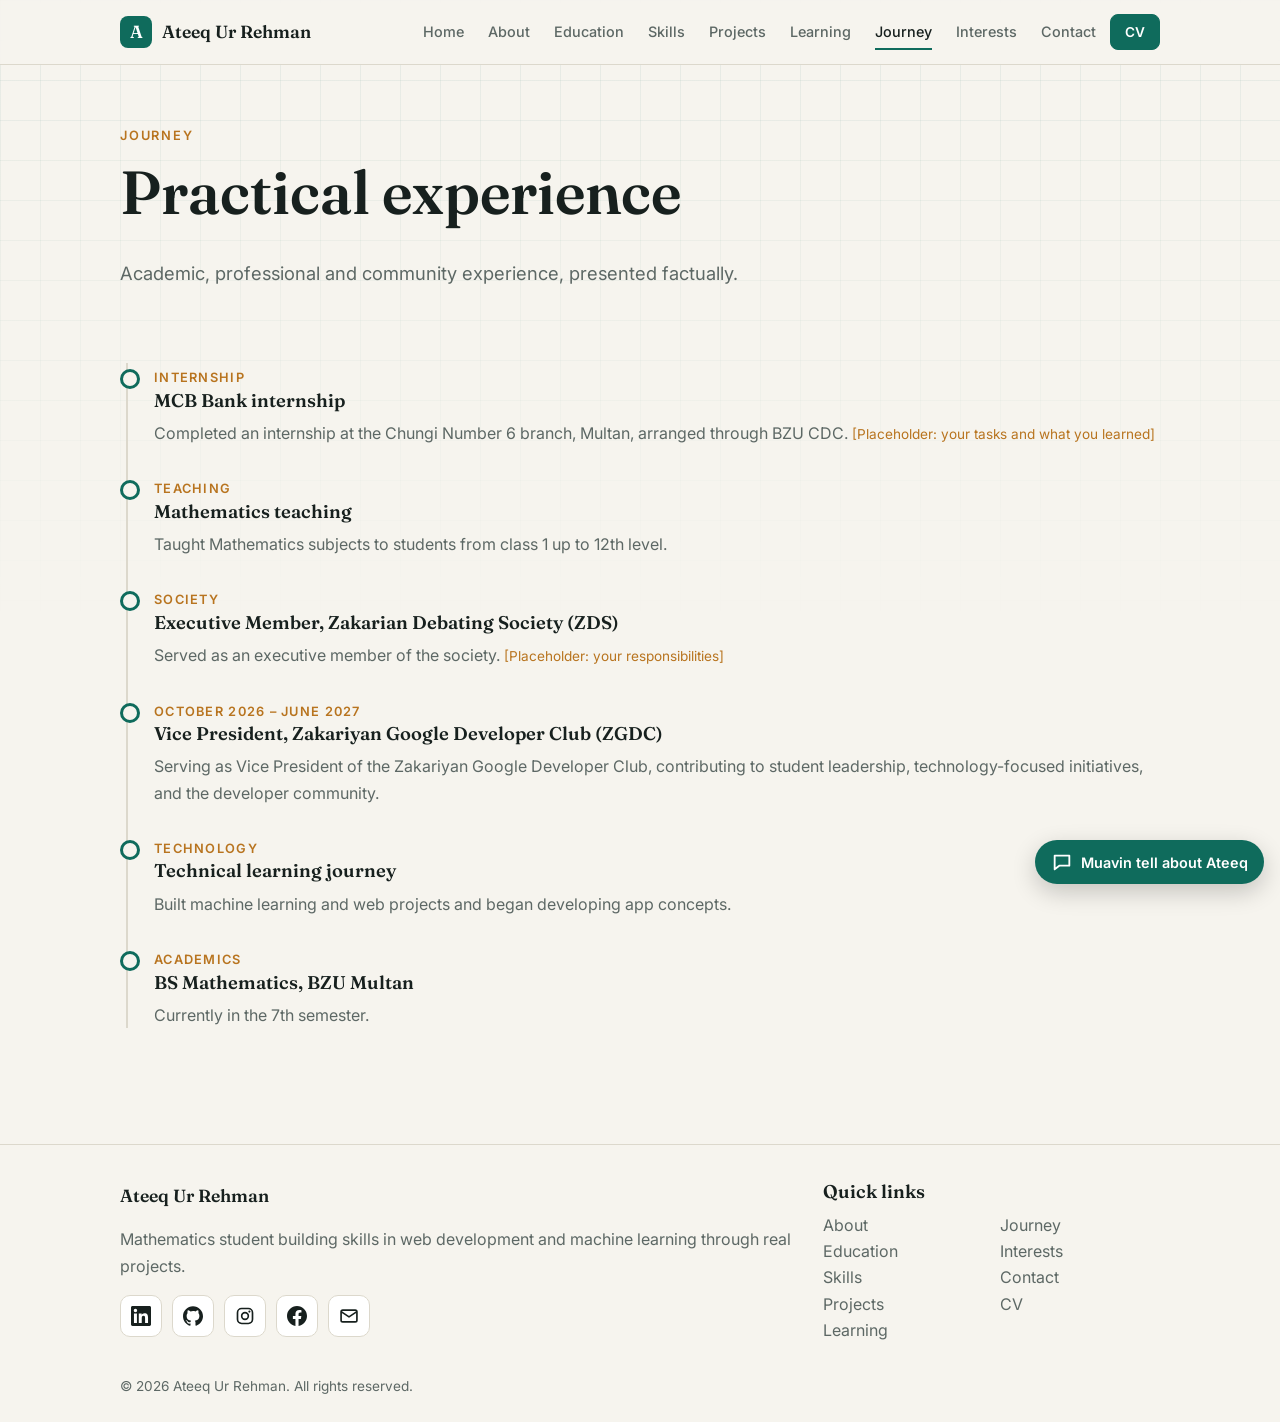
<file: journey.html>
<!DOCTYPE html><html lang="en"><head><meta charset="utf-8"><meta name="viewport" content="width=device-width,initial-scale=1">
<title>Journey | Ateeq Ur Rehman</title><meta name="description" content="Practical journey of Ateeq Ur Rehman: internship, teaching, society and technical learning."><meta property="og:title" content="Journey | Ateeq Ur Rehman"><meta property="og:description" content="Practical journey of Ateeq Ur Rehman: internship, teaching, society and technical learning."><meta property="og:type" content="website">
<link rel="icon" type="image/png" sizes="64x64" href="assets/favicon-64.png"><link rel="shortcut icon" href="assets/favicon.ico"><link rel="apple-touch-icon" href="assets/apple-touch-icon.png">
<link rel="preconnect" href="https://fonts.googleapis.com"><link rel="preconnect" href="https://fonts.gstatic.com" crossorigin>
<link rel="stylesheet" href="https://fonts.googleapis.com/css2?family=Fraunces:wght@500;600&family=Inter:wght@400;500;600&display=swap">
<link rel="stylesheet" href="style.css"><script>document.documentElement.className='js'</script></head>
<body class=""><a class="skip" href="#main">Skip to content</a>
<header class="hdr"><div class="wrap bar"><a class="brand" href="index.html"><span class="mark">A</span>Ateeq Ur Rehman</a>
<button class="burger" aria-label="Menu" aria-expanded="false" aria-controls="nav"><span></span><span></span><span></span></button>
<nav id="nav"><ul><li><a href="index.html">Home</a></li><li><a href="about.html">About</a></li><li><a href="education.html">Education</a></li><li><a href="skills.html">Skills</a></li><li><a href="projects.html">Projects</a></li><li><a href="learning.html">Learning</a></li><li><a href="journey.html" aria-current="page">Journey</a></li><li><a href="interests.html">Interests</a></li><li><a href="contact.html">Contact</a></li><li><a class="btn sm" href="cv.html">CV</a></li></ul></nav></div></header>
<main id="main"><section class="phead"><div class="wrap rv"><span class="eyebrow">Journey</span><h1>Practical experience</h1><p class="lead">Academic, professional and community experience, presented factually.</p></div></section><section class="sec "><div class="wrap"><div class="tl"><div class="item rv"><span class="when">Internship</span><h3>MCB Bank internship</h3><p>Completed an internship at the Chungi Number 6 branch, Multan, arranged through BZU CDC. <span class="ph">[Placeholder: your tasks and what you learned]</span></p></div><div class="item rv"><span class="when">Teaching</span><h3>Mathematics teaching</h3><p>Taught Mathematics subjects to students from class 1 up to 12th level.</p></div><div class="item rv"><span class="when">Society</span><h3>Executive Member, Zakarian Debating Society (ZDS)</h3><p>Served as an executive member of the society. <span class="ph">[Placeholder: your responsibilities]</span></p></div><div class="item rv"><span class="when">October 2026 – June 2027</span><h3>Vice President, Zakariyan Google Developer Club (ZGDC)</h3><p>Serving as Vice President of the Zakariyan Google Developer Club, contributing to student leadership, technology-focused initiatives, and the developer community.</p></div><div class="item rv"><span class="when">Technology</span><h3>Technical learning journey</h3><p>Built machine learning and web projects and began developing app concepts.</p></div><div class="item rv"><span class="when">Academics</span><h3>BS Mathematics, BZU Multan</h3><p>Currently in the 7th semester.</p></div></div></div></section></main>
<footer class="ftr"><div class="wrap fg"><div><div class="brand">Ateeq Ur Rehman</div><p class="muted">Mathematics student building skills in web development and machine learning through real projects.</p><div class="soc"><a href="https://www.linkedin.com/in/ateeq-sunbul-95694729a/" aria-label="LinkedIn" title="LinkedIn" target="_blank" rel="noopener noreferrer"><svg viewBox="0 0 24 24" width="20" height="20" aria-hidden="true"><path fill="currentColor" d="M20.447 20.452h-3.554v-5.569c0-1.328-.027-3.037-1.852-3.037-1.853 0-2.136 1.445-2.136 2.939v5.667H9.351V9h3.414v1.561h.046c.477-.9 1.637-1.85 3.37-1.85 3.601 0 4.267 2.37 4.267 5.455v6.286zM5.337 7.433a2.063 2.063 0 110-4.128 2.063 2.063 0 010 4.128zm1.782 13.019H3.555V9h3.564v11.452zM22.225 0H1.771C.792 0 0 .774 0 1.729v20.542C0 23.227.792 24 1.771 24h20.451C23.2 24 24 23.227 24 22.271V1.729C24 .774 23.2 0 22.222 0z"/></svg></a><a href="https://github.com/callmemrsheeqa-oss" aria-label="GitHub" title="GitHub" target="_blank" rel="noopener noreferrer"><svg viewBox="0 0 24 24" width="20" height="20" aria-hidden="true"><path fill="currentColor" d="M12 .297c-6.63 0-12 5.373-12 12 0 5.303 3.438 9.8 8.205 11.385.6.113.82-.258.82-.577 0-.285-.01-1.04-.015-2.04-3.338.724-4.042-1.61-4.042-1.61-.546-1.387-1.333-1.757-1.333-1.757-1.089-.745.083-.729.083-.729 1.205.084 1.839 1.237 1.839 1.237 1.07 1.834 2.807 1.304 3.492.997.107-.775.418-1.305.762-1.604-2.665-.305-5.467-1.334-5.467-5.931 0-1.311.469-2.381 1.236-3.221-.124-.303-.535-1.524.117-3.176 0 0 1.008-.322 3.301 1.23a11.5 11.5 0 013.003-.404c1.02.005 2.047.138 3.006.404 2.291-1.552 3.297-1.23 3.297-1.23.653 1.653.242 2.874.118 3.176.77.84 1.235 1.911 1.235 3.221 0 4.609-2.807 5.624-5.479 5.921.43.372.823 1.102.823 2.222 0 1.606-.015 2.896-.015 3.286 0 .315.216.694.825.576C20.565 21.795 24 17.298 24 12.297c0-6.627-5.373-12-12-12"/></svg></a><a href="https://www.instagram.com/a_teequrrehman/" aria-label="Instagram" title="Instagram" target="_blank" rel="noopener noreferrer"><svg viewBox="0 0 24 24" width="20" height="20" aria-hidden="true"><g fill="none" stroke="currentColor" stroke-width="2"><rect x="3" y="3" width="18" height="18" rx="5"/><circle cx="12" cy="12" r="4"/></g><circle cx="17.3" cy="6.7" r="1.3" fill="currentColor"/></svg></a><a href="https://www.facebook.com/ateeq.ur.rehman.856079" aria-label="Facebook" title="Facebook" target="_blank" rel="noopener noreferrer"><svg viewBox="0 0 24 24" width="20" height="20" aria-hidden="true"><path fill="currentColor" d="M24 12.073c0-6.627-5.373-12-12-12s-12 5.373-12 12c0 5.99 4.388 10.954 10.125 11.854v-8.385H7.078v-3.47h3.047V9.43c0-3.007 1.792-4.669 4.533-4.669 1.312 0 2.686.235 2.686.235v2.953H15.83c-1.491 0-1.956.925-1.956 1.874v2.25h3.328l-.532 3.47h-2.796v8.385C19.612 23.027 24 18.062 24 12.073z"/></svg></a><a href="mailto:sunbulbroter@gmail.com" aria-label="Email" title="Email"><svg viewBox="0 0 24 24" width="20" height="20" aria-hidden="true"><g fill="none" stroke="currentColor" stroke-width="2" stroke-linejoin="round"><rect x="2.5" y="5" width="19" height="14" rx="2"/><path d="M3 7l9 6 9-6"/></g></svg></a></div></div>
<div><h3>Quick links</h3><ul class="fl"><li><a href="about.html">About</a></li><li><a href="education.html">Education</a></li><li><a href="skills.html">Skills</a></li><li><a href="projects.html">Projects</a></li><li><a href="learning.html">Learning</a></li><li><a href="journey.html">Journey</a></li><li><a href="interests.html">Interests</a></li><li><a href="contact.html">Contact</a></li><li><a href="cv.html">CV</a></li></ul></div></div><div class="wrap copy">&copy; 2026 Ateeq Ur Rehman. All rights reserved.</div></footer>
<div class="noprint" id="chat"><button class="cb" id="cbtn" aria-expanded="false" aria-controls="cpanel"><svg viewBox="0 0 24 24" width="22" height="22" aria-hidden="true"><path fill="none" stroke="currentColor" stroke-width="2" stroke-linejoin="round" d="M4 5h16v11H9l-5 4z"/></svg><span>Muavin tell about Ateeq</span></button>
<section class="cp" id="cpanel" hidden aria-label="Muavin, portfolio assistant"><header><b>Muavin</b><button id="cx" aria-label="Close Muavin">&times;</button></header>
<div class="cm" id="cmsg" role="log" aria-live="polite"><p class="bot">Hi! I'm Muavin. I can answer questions about Ateeq Ur Rehman, his studies, projects and experience.</p></div>
<div class="cs" id="csug"><button>What does Ateeq study?</button><button>What projects has he built?</button><button>How can I contact him?</button></div>
<form id="cform"><input id="cin" maxlength="300" placeholder="Ask Muavin about Ateeq..." aria-label="Your question" autocomplete="off"><button class="btn sm" type="submit">Send</button></form></section></div>
<script src="config.js"></script><script src="script.js"></script></body></html>
</file>
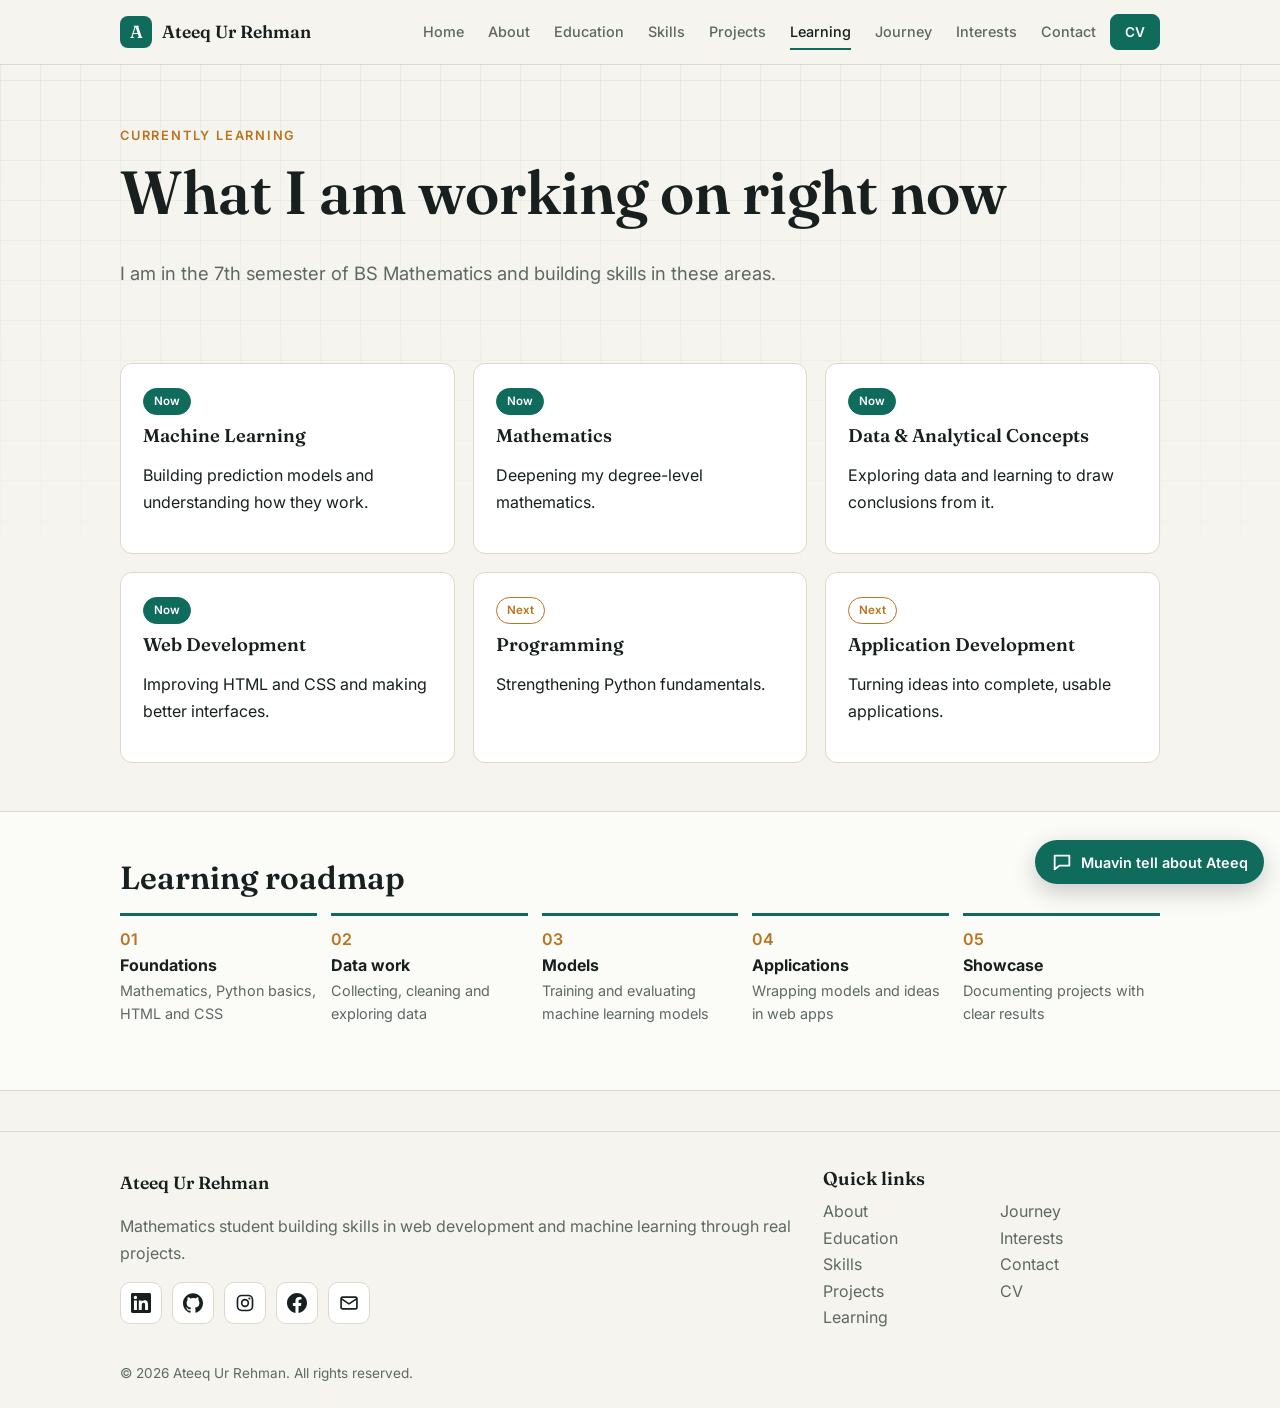
<file: learning.html>
<!DOCTYPE html><html lang="en"><head><meta charset="utf-8"><meta name="viewport" content="width=device-width,initial-scale=1">
<title>Currently Learning | Ateeq Ur Rehman</title><meta name="description" content="What Ateeq Ur Rehman is currently studying and improving."><meta property="og:title" content="Currently Learning | Ateeq Ur Rehman"><meta property="og:description" content="What Ateeq Ur Rehman is currently studying and improving."><meta property="og:type" content="website">
<link rel="icon" type="image/png" sizes="64x64" href="assets/favicon-64.png"><link rel="shortcut icon" href="assets/favicon.ico"><link rel="apple-touch-icon" href="assets/apple-touch-icon.png">
<link rel="preconnect" href="https://fonts.googleapis.com"><link rel="preconnect" href="https://fonts.gstatic.com" crossorigin>
<link rel="stylesheet" href="https://fonts.googleapis.com/css2?family=Fraunces:wght@500;600&family=Inter:wght@400;500;600&display=swap">
<link rel="stylesheet" href="style.css"><script>document.documentElement.className='js'</script></head>
<body class=""><a class="skip" href="#main">Skip to content</a>
<header class="hdr"><div class="wrap bar"><a class="brand" href="index.html"><span class="mark">A</span>Ateeq Ur Rehman</a>
<button class="burger" aria-label="Menu" aria-expanded="false" aria-controls="nav"><span></span><span></span><span></span></button>
<nav id="nav"><ul><li><a href="index.html">Home</a></li><li><a href="about.html">About</a></li><li><a href="education.html">Education</a></li><li><a href="skills.html">Skills</a></li><li><a href="projects.html">Projects</a></li><li><a href="learning.html" aria-current="page">Learning</a></li><li><a href="journey.html">Journey</a></li><li><a href="interests.html">Interests</a></li><li><a href="contact.html">Contact</a></li><li><a class="btn sm" href="cv.html">CV</a></li></ul></nav></div></header>
<main id="main"><section class="phead"><div class="wrap rv"><span class="eyebrow">Currently Learning</span><h1>What I am working on right now</h1><p class="lead">I am in the 7th semester of BS Mathematics and building skills in these areas.</p></div></section><section class="sec "><div class="wrap"><div class="grid"><article class="card rv"><span class="badge now">Now</span><h3>Machine Learning</h3><p>Building prediction models and understanding how they work.</p></article><article class="card rv"><span class="badge now">Now</span><h3>Mathematics</h3><p>Deepening my degree-level mathematics.</p></article><article class="card rv"><span class="badge now">Now</span><h3>Data &amp; Analytical Concepts</h3><p>Exploring data and learning to draw conclusions from it.</p></article><article class="card rv"><span class="badge now">Now</span><h3>Web Development</h3><p>Improving HTML and CSS and making better interfaces.</p></article><article class="card rv"><span class="badge next">Next</span><h3>Programming</h3><p>Strengthening Python fundamentals.</p></article><article class="card rv"><span class="badge next">Next</span><h3>Application Development</h3><p>Turning ideas into complete, usable applications.</p></article></div></div></section><section class="sec alt"><div class="wrap"><h2 class="rv">Learning roadmap</h2><ol class="road"><li class="rv"><b>Foundations</b><span>Mathematics, Python basics, HTML and CSS</span></li><li class="rv"><b>Data work</b><span>Collecting, cleaning and exploring data</span></li><li class="rv"><b>Models</b><span>Training and evaluating machine learning models</span></li><li class="rv"><b>Applications</b><span>Wrapping models and ideas in web apps</span></li><li class="rv"><b>Showcase</b><span>Documenting projects with clear results</span></li></ol></div></section></main>
<footer class="ftr"><div class="wrap fg"><div><div class="brand">Ateeq Ur Rehman</div><p class="muted">Mathematics student building skills in web development and machine learning through real projects.</p><div class="soc"><a href="https://www.linkedin.com/in/ateeq-sunbul-95694729a/" aria-label="LinkedIn" title="LinkedIn" target="_blank" rel="noopener noreferrer"><svg viewBox="0 0 24 24" width="20" height="20" aria-hidden="true"><path fill="currentColor" d="M20.447 20.452h-3.554v-5.569c0-1.328-.027-3.037-1.852-3.037-1.853 0-2.136 1.445-2.136 2.939v5.667H9.351V9h3.414v1.561h.046c.477-.9 1.637-1.85 3.37-1.85 3.601 0 4.267 2.37 4.267 5.455v6.286zM5.337 7.433a2.063 2.063 0 110-4.128 2.063 2.063 0 010 4.128zm1.782 13.019H3.555V9h3.564v11.452zM22.225 0H1.771C.792 0 0 .774 0 1.729v20.542C0 23.227.792 24 1.771 24h20.451C23.2 24 24 23.227 24 22.271V1.729C24 .774 23.2 0 22.222 0z"/></svg></a><a href="https://github.com/callmemrsheeqa-oss" aria-label="GitHub" title="GitHub" target="_blank" rel="noopener noreferrer"><svg viewBox="0 0 24 24" width="20" height="20" aria-hidden="true"><path fill="currentColor" d="M12 .297c-6.63 0-12 5.373-12 12 0 5.303 3.438 9.8 8.205 11.385.6.113.82-.258.82-.577 0-.285-.01-1.04-.015-2.04-3.338.724-4.042-1.61-4.042-1.61-.546-1.387-1.333-1.757-1.333-1.757-1.089-.745.083-.729.083-.729 1.205.084 1.839 1.237 1.839 1.237 1.07 1.834 2.807 1.304 3.492.997.107-.775.418-1.305.762-1.604-2.665-.305-5.467-1.334-5.467-5.931 0-1.311.469-2.381 1.236-3.221-.124-.303-.535-1.524.117-3.176 0 0 1.008-.322 3.301 1.23a11.5 11.5 0 013.003-.404c1.02.005 2.047.138 3.006.404 2.291-1.552 3.297-1.23 3.297-1.23.653 1.653.242 2.874.118 3.176.77.84 1.235 1.911 1.235 3.221 0 4.609-2.807 5.624-5.479 5.921.43.372.823 1.102.823 2.222 0 1.606-.015 2.896-.015 3.286 0 .315.216.694.825.576C20.565 21.795 24 17.298 24 12.297c0-6.627-5.373-12-12-12"/></svg></a><a href="https://www.instagram.com/a_teequrrehman/" aria-label="Instagram" title="Instagram" target="_blank" rel="noopener noreferrer"><svg viewBox="0 0 24 24" width="20" height="20" aria-hidden="true"><g fill="none" stroke="currentColor" stroke-width="2"><rect x="3" y="3" width="18" height="18" rx="5"/><circle cx="12" cy="12" r="4"/></g><circle cx="17.3" cy="6.7" r="1.3" fill="currentColor"/></svg></a><a href="https://www.facebook.com/ateeq.ur.rehman.856079" aria-label="Facebook" title="Facebook" target="_blank" rel="noopener noreferrer"><svg viewBox="0 0 24 24" width="20" height="20" aria-hidden="true"><path fill="currentColor" d="M24 12.073c0-6.627-5.373-12-12-12s-12 5.373-12 12c0 5.99 4.388 10.954 10.125 11.854v-8.385H7.078v-3.47h3.047V9.43c0-3.007 1.792-4.669 4.533-4.669 1.312 0 2.686.235 2.686.235v2.953H15.83c-1.491 0-1.956.925-1.956 1.874v2.25h3.328l-.532 3.47h-2.796v8.385C19.612 23.027 24 18.062 24 12.073z"/></svg></a><a href="mailto:sunbulbroter@gmail.com" aria-label="Email" title="Email"><svg viewBox="0 0 24 24" width="20" height="20" aria-hidden="true"><g fill="none" stroke="currentColor" stroke-width="2" stroke-linejoin="round"><rect x="2.5" y="5" width="19" height="14" rx="2"/><path d="M3 7l9 6 9-6"/></g></svg></a></div></div>
<div><h3>Quick links</h3><ul class="fl"><li><a href="about.html">About</a></li><li><a href="education.html">Education</a></li><li><a href="skills.html">Skills</a></li><li><a href="projects.html">Projects</a></li><li><a href="learning.html">Learning</a></li><li><a href="journey.html">Journey</a></li><li><a href="interests.html">Interests</a></li><li><a href="contact.html">Contact</a></li><li><a href="cv.html">CV</a></li></ul></div></div><div class="wrap copy">&copy; 2026 Ateeq Ur Rehman. All rights reserved.</div></footer>
<div class="noprint" id="chat"><button class="cb" id="cbtn" aria-expanded="false" aria-controls="cpanel"><svg viewBox="0 0 24 24" width="22" height="22" aria-hidden="true"><path fill="none" stroke="currentColor" stroke-width="2" stroke-linejoin="round" d="M4 5h16v11H9l-5 4z"/></svg><span>Muavin tell about Ateeq</span></button>
<section class="cp" id="cpanel" hidden aria-label="Muavin, portfolio assistant"><header><b>Muavin</b><button id="cx" aria-label="Close Muavin">&times;</button></header>
<div class="cm" id="cmsg" role="log" aria-live="polite"><p class="bot">Hi! I'm Muavin. I can answer questions about Ateeq Ur Rehman, his studies, projects and experience.</p></div>
<div class="cs" id="csug"><button>What does Ateeq study?</button><button>What projects has he built?</button><button>How can I contact him?</button></div>
<form id="cform"><input id="cin" maxlength="300" placeholder="Ask Muavin about Ateeq..." aria-label="Your question" autocomplete="off"><button class="btn sm" type="submit">Send</button></form></section></div>
<script src="config.js"></script><script src="script.js"></script></body></html>
</file>
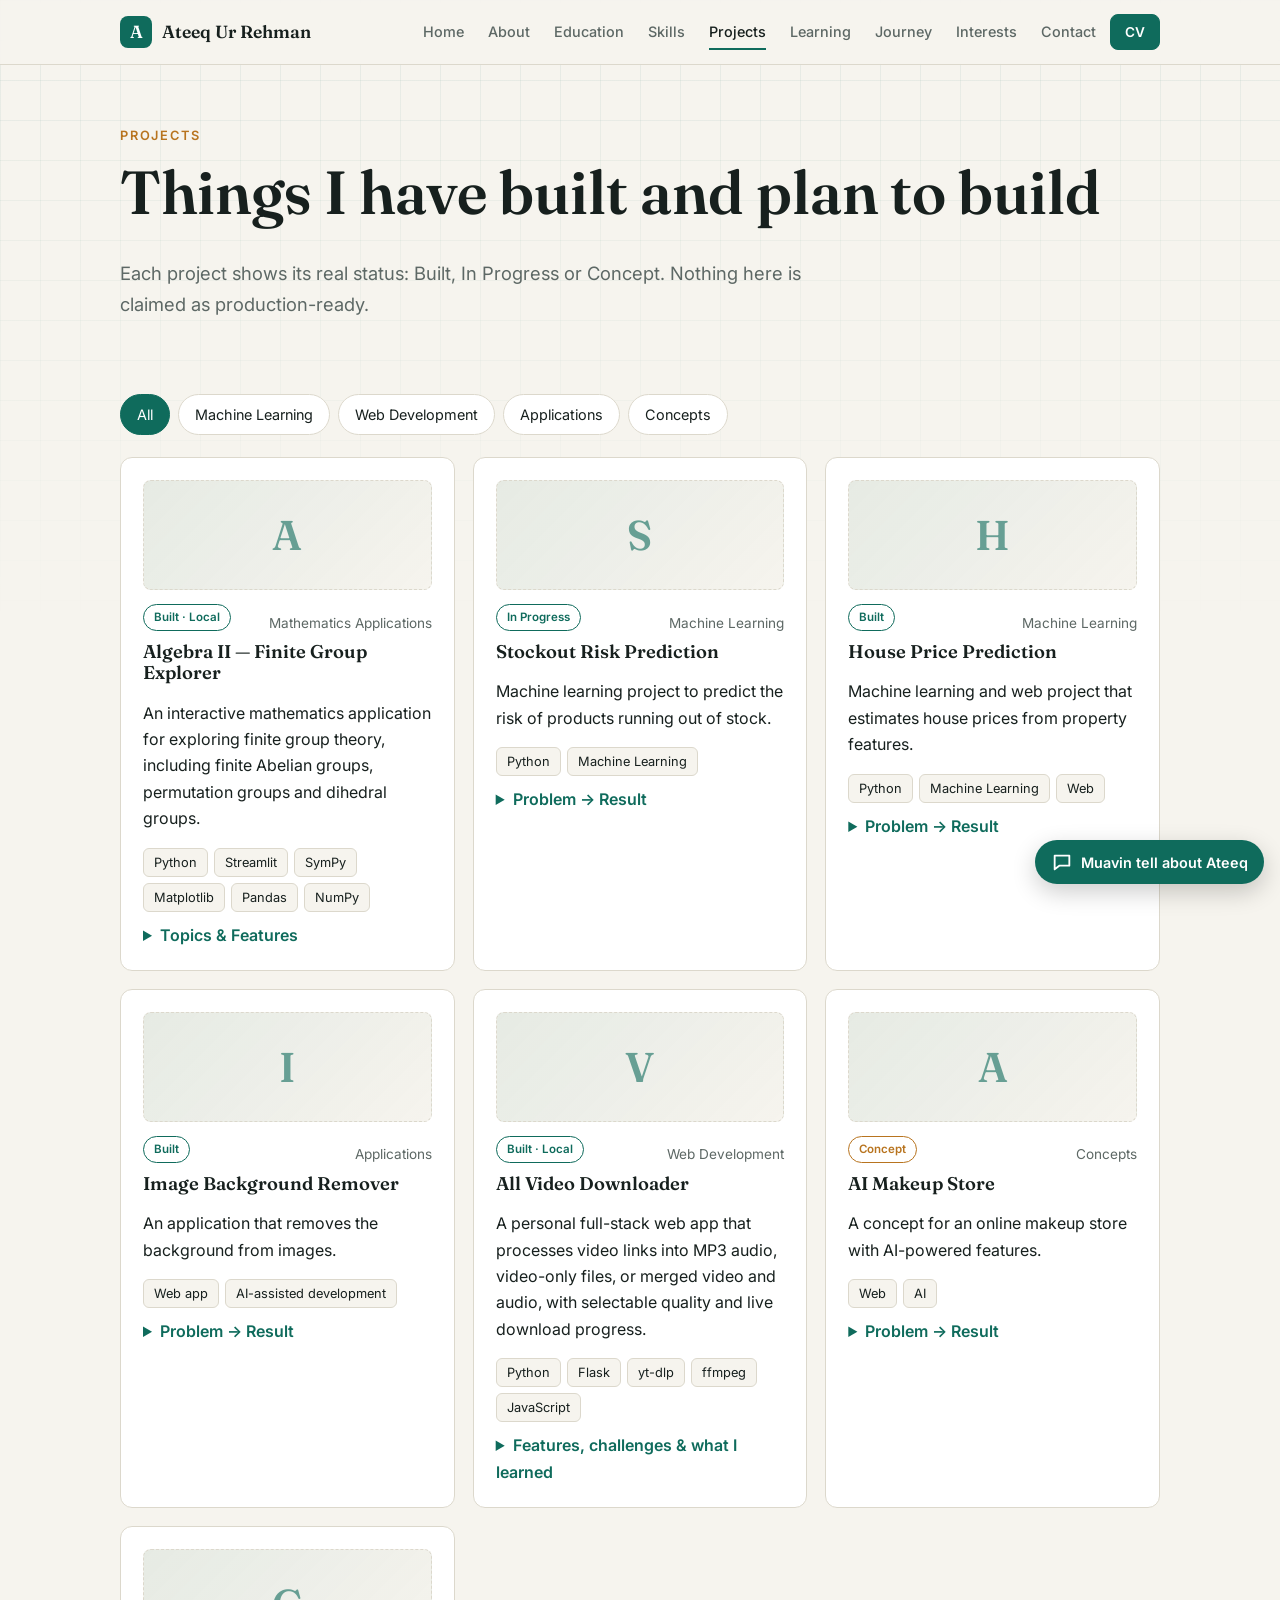
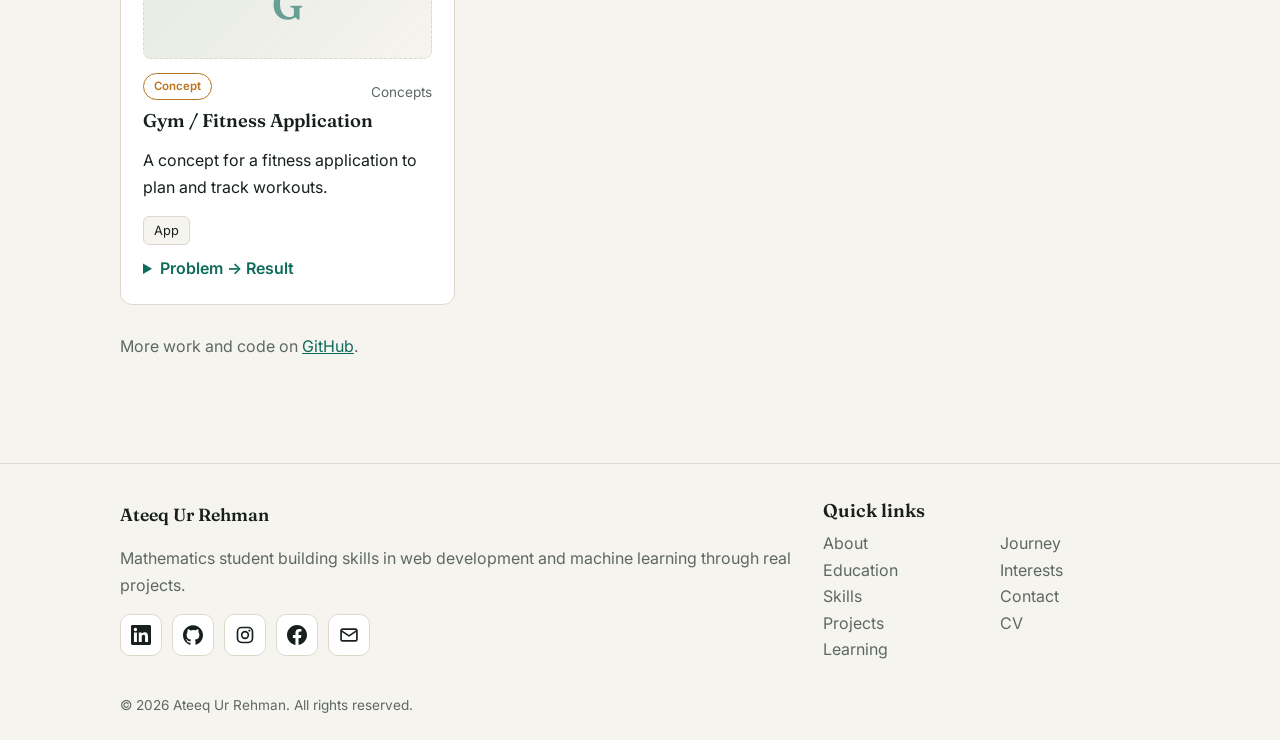
<file: projects.html>
<!DOCTYPE html><html lang="en"><head><meta charset="utf-8"><meta name="viewport" content="width=device-width,initial-scale=1">
<title>Projects | Ateeq Ur Rehman</title><meta name="description" content="Projects by Ateeq Ur Rehman: machine learning, web applications and app concepts."><meta property="og:title" content="Projects | Ateeq Ur Rehman"><meta property="og:description" content="Projects by Ateeq Ur Rehman: machine learning, web applications and app concepts."><meta property="og:type" content="website">
<link rel="icon" type="image/png" sizes="64x64" href="assets/favicon-64.png"><link rel="shortcut icon" href="assets/favicon.ico"><link rel="apple-touch-icon" href="assets/apple-touch-icon.png">
<link rel="preconnect" href="https://fonts.googleapis.com"><link rel="preconnect" href="https://fonts.gstatic.com" crossorigin>
<link rel="stylesheet" href="https://fonts.googleapis.com/css2?family=Fraunces:wght@500;600&family=Inter:wght@400;500;600&display=swap">
<link rel="stylesheet" href="style.css"><script>document.documentElement.className='js'</script></head>
<body class=""><a class="skip" href="#main">Skip to content</a>
<header class="hdr"><div class="wrap bar"><a class="brand" href="index.html"><span class="mark">A</span>Ateeq Ur Rehman</a>
<button class="burger" aria-label="Menu" aria-expanded="false" aria-controls="nav"><span></span><span></span><span></span></button>
<nav id="nav"><ul><li><a href="index.html">Home</a></li><li><a href="about.html">About</a></li><li><a href="education.html">Education</a></li><li><a href="skills.html">Skills</a></li><li><a href="projects.html" aria-current="page">Projects</a></li><li><a href="learning.html">Learning</a></li><li><a href="journey.html">Journey</a></li><li><a href="interests.html">Interests</a></li><li><a href="contact.html">Contact</a></li><li><a class="btn sm" href="cv.html">CV</a></li></ul></nav></div></header>
<main id="main"><section class="phead"><div class="wrap rv"><span class="eyebrow">Projects</span><h1>Things I have built and plan to build</h1><p class="lead">Each project shows its real status: Built, In Progress or Concept. Nothing here is claimed as production-ready.</p></div></section><section class="sec "><div class="wrap"><div class="filters rv" role="group" aria-label="Filter projects"><button class="on" data-f="all">All</button><button data-f="ml">Machine Learning</button><button data-f="web">Web Development</button><button data-f="app">Applications</button><button data-f="con">Concepts</button></div><div class="grid proj-grid"><article class="card proj rv" data-cat="app"><div class="thumb" aria-hidden="true"><span>A</span></div><div class="row"><span class="badge built">Built · Local</span><span class="muted sm">Mathematics Applications</span></div><h3>Algebra II — Finite Group Explorer</h3><p>An interactive mathematics application for exploring finite group theory, including finite Abelian groups, permutation groups and dihedral groups.</p><ul class="chips"><li>Python</li><li>Streamlit</li><li>SymPy</li><li>Matplotlib</li><li>Pandas</li><li>NumPy</li></ul><details><summary>Topics &amp; Features</summary><ol class="flow"><li><b>Finite Abelian Groups:</b> Explore direct products, element orders, inverses and group properties.</li><li><b>Permutation Groups:</b> Work with symmetric and alternating groups.</li><li><b>Dihedral Groups:</b> Explore rotations, reflections and group structure.</li><li><b>Visualizations:</b> Generate Cayley tables, classifications and order-based visual summaries.</li><li><b>Technology:</b> Python, Streamlit, SymPy, Matplotlib, Pandas and NumPy.</li></ol></details></article><article class="card proj rv" data-cat="ml"><div class="thumb" aria-hidden="true"><span>S</span></div><div class="row"><span class="badge in">In Progress</span><span class="muted sm">Machine Learning</span></div><h3>Stockout Risk Prediction</h3><p>Machine learning project to predict the risk of products running out of stock.</p><ul class="chips"><li>Python</li><li>Machine Learning</li></ul><details><summary>Problem &rarr; Result</summary><ol class="flow"><li><b>Problem:</b> Stockouts cause lost sales and unhappy customers.</li><li><b>Idea:</b> Use data to flag high-risk products early.</li><li><b>Technology:</b> Python, Machine Learning</li><li><b>Result:</b> <span class="ph">[Placeholder: result]</span></li></ol></details></article><article class="card proj rv" data-cat="ml"><div class="thumb" aria-hidden="true"><span>H</span></div><div class="row"><span class="badge built">Built</span><span class="muted sm">Machine Learning</span></div><h3>House Price Prediction</h3><p>Machine learning and web project that estimates house prices from property features.</p><ul class="chips"><li>Python</li><li>Machine Learning</li><li>Web</li></ul><details><summary>Problem &rarr; Result</summary><ol class="flow"><li><b>Problem:</b> Estimating a fair price is hard without data.</li><li><b>Idea:</b> Train a model on past data and serve predictions in a web interface.</li><li><b>Technology:</b> Python, Machine Learning, Web</li><li><b>Result:</b> <span class="ph">[Placeholder: result and accuracy]</span></li></ol></details></article><article class="card proj rv" data-cat="app"><div class="thumb" aria-hidden="true"><span>I</span></div><div class="row"><span class="badge built">Built</span><span class="muted sm">Applications</span></div><h3>Image Background Remover</h3><p>An application that removes the background from images.</p><ul class="chips"><li>Web app</li><li>AI-assisted development</li></ul><details><summary>Problem &rarr; Result</summary><ol class="flow"><li><b>Problem:</b> Manual background removal is slow and fiddly.</li><li><b>Idea:</b> Automate it so anyone can do it in a few clicks.</li><li><b>Technology:</b> Web app, AI-assisted development</li><li><b>Result:</b> <span class="ph">[Placeholder: result]</span></li></ol></details></article><article class="card proj rv" data-cat="web"><div class="thumb" aria-hidden="true"><span>V</span></div><div class="row"><span class="badge built">Built · Local</span><span class="muted sm">Web Development</span></div><h3>All Video Downloader</h3><p>A personal full-stack web app that processes video links into MP3 audio, video-only files, or merged video and audio, with selectable quality and live download progress.</p><ul class="chips"><li>Python</li><li>Flask</li><li>yt-dlp</li><li>ffmpeg</li><li>JavaScript</li></ul><details><summary>Features, challenges &amp; what I learned</summary><ol class="flow"><li><b>Frontend:</b> HTML, CSS and JavaScript let users paste a link, choose MP3, video-only or merged output, and select quality.</li><li><b>Backend:</b> Flask uses yt-dlp and ffmpeg to fetch and process media, streams live progress to the browser, and automatically removes completed files after a few minutes.</li><li><b>Environment:</b> Created an isolated Python virtual environment, requirements file, and setup/run batch scripts; setup also installs Deno through winget.</li><li><b>Debugging:</b> Investigated YouTube extraction failures using verbose logs and controlled tests. Removed outdated hard-coded player-client overrides and verified formats up to 1080p were available again.</li><li><b>Maintenance:</b> Added update and health-check scripts to update yt-dlp, verify Deno, test a download, and report relevant YouTube release-note changes.</li><li><b>What I learned:</b> Reproducible Python environments, dependency management, PowerShell automation, streaming responses, debugging third-party integrations, and documenting setup for another PC.</li><li><b>Current status:</b> Runs locally; it is not deployed or hosted.</li></ol></details></article><article class="card proj rv" data-cat="con"><div class="thumb" aria-hidden="true"><span>A</span></div><div class="row"><span class="badge concept">Concept</span><span class="muted sm">Concepts</span></div><h3>AI Makeup Store</h3><p>A concept for an online makeup store with AI-powered features.</p><ul class="chips"><li>Web</li><li>AI</li></ul><details><summary>Problem &rarr; Result</summary><ol class="flow"><li><b>Problem:</b> Choosing makeup online is confusing.</li><li><b>Idea:</b> Guide shoppers with smart recommendations.</li><li><b>Technology:</b> Web, AI</li><li><b>Result:</b> Not built yet. This is an idea I plan to develop.</li></ol></details></article><article class="card proj rv" data-cat="con"><div class="thumb" aria-hidden="true"><span>G</span></div><div class="row"><span class="badge concept">Concept</span><span class="muted sm">Concepts</span></div><h3>Gym / Fitness Application</h3><p>A concept for a fitness application to plan and track workouts.</p><ul class="chips"><li>App</li></ul><details><summary>Problem &rarr; Result</summary><ol class="flow"><li><b>Problem:</b> Staying consistent with training is hard.</li><li><b>Idea:</b> A simple app to plan workouts and see progress.</li><li><b>Technology:</b> App</li><li><b>Result:</b> Not built yet. This is an idea I plan to develop.</li></ol></details></article></div><p class="muted rv" style="margin-top:28px">More work and code on <a href="https://github.com/callmemrsheeqa-oss" target="_blank" rel="noopener noreferrer">GitHub</a>.</p></div></section></main>
<footer class="ftr"><div class="wrap fg"><div><div class="brand">Ateeq Ur Rehman</div><p class="muted">Mathematics student building skills in web development and machine learning through real projects.</p><div class="soc"><a href="https://www.linkedin.com/in/ateeq-sunbul-95694729a/" aria-label="LinkedIn" title="LinkedIn" target="_blank" rel="noopener noreferrer"><svg viewBox="0 0 24 24" width="20" height="20" aria-hidden="true"><path fill="currentColor" d="M20.447 20.452h-3.554v-5.569c0-1.328-.027-3.037-1.852-3.037-1.853 0-2.136 1.445-2.136 2.939v5.667H9.351V9h3.414v1.561h.046c.477-.9 1.637-1.85 3.37-1.85 3.601 0 4.267 2.37 4.267 5.455v6.286zM5.337 7.433a2.063 2.063 0 110-4.128 2.063 2.063 0 010 4.128zm1.782 13.019H3.555V9h3.564v11.452zM22.225 0H1.771C.792 0 0 .774 0 1.729v20.542C0 23.227.792 24 1.771 24h20.451C23.2 24 24 23.227 24 22.271V1.729C24 .774 23.2 0 22.222 0z"/></svg></a><a href="https://github.com/callmemrsheeqa-oss" aria-label="GitHub" title="GitHub" target="_blank" rel="noopener noreferrer"><svg viewBox="0 0 24 24" width="20" height="20" aria-hidden="true"><path fill="currentColor" d="M12 .297c-6.63 0-12 5.373-12 12 0 5.303 3.438 9.8 8.205 11.385.6.113.82-.258.82-.577 0-.285-.01-1.04-.015-2.04-3.338.724-4.042-1.61-4.042-1.61-.546-1.387-1.333-1.757-1.333-1.757-1.089-.745.083-.729.083-.729 1.205.084 1.839 1.237 1.839 1.237 1.07 1.834 2.807 1.304 3.492.997.107-.775.418-1.305.762-1.604-2.665-.305-5.467-1.334-5.467-5.931 0-1.311.469-2.381 1.236-3.221-.124-.303-.535-1.524.117-3.176 0 0 1.008-.322 3.301 1.23a11.5 11.5 0 013.003-.404c1.02.005 2.047.138 3.006.404 2.291-1.552 3.297-1.23 3.297-1.23.653 1.653.242 2.874.118 3.176.77.84 1.235 1.911 1.235 3.221 0 4.609-2.807 5.624-5.479 5.921.43.372.823 1.102.823 2.222 0 1.606-.015 2.896-.015 3.286 0 .315.216.694.825.576C20.565 21.795 24 17.298 24 12.297c0-6.627-5.373-12-12-12"/></svg></a><a href="https://www.instagram.com/a_teequrrehman/" aria-label="Instagram" title="Instagram" target="_blank" rel="noopener noreferrer"><svg viewBox="0 0 24 24" width="20" height="20" aria-hidden="true"><g fill="none" stroke="currentColor" stroke-width="2"><rect x="3" y="3" width="18" height="18" rx="5"/><circle cx="12" cy="12" r="4"/></g><circle cx="17.3" cy="6.7" r="1.3" fill="currentColor"/></svg></a><a href="https://www.facebook.com/ateeq.ur.rehman.856079" aria-label="Facebook" title="Facebook" target="_blank" rel="noopener noreferrer"><svg viewBox="0 0 24 24" width="20" height="20" aria-hidden="true"><path fill="currentColor" d="M24 12.073c0-6.627-5.373-12-12-12s-12 5.373-12 12c0 5.99 4.388 10.954 10.125 11.854v-8.385H7.078v-3.47h3.047V9.43c0-3.007 1.792-4.669 4.533-4.669 1.312 0 2.686.235 2.686.235v2.953H15.83c-1.491 0-1.956.925-1.956 1.874v2.25h3.328l-.532 3.47h-2.796v8.385C19.612 23.027 24 18.062 24 12.073z"/></svg></a><a href="mailto:sunbulbroter@gmail.com" aria-label="Email" title="Email"><svg viewBox="0 0 24 24" width="20" height="20" aria-hidden="true"><g fill="none" stroke="currentColor" stroke-width="2" stroke-linejoin="round"><rect x="2.5" y="5" width="19" height="14" rx="2"/><path d="M3 7l9 6 9-6"/></g></svg></a></div></div>
<div><h3>Quick links</h3><ul class="fl"><li><a href="about.html">About</a></li><li><a href="education.html">Education</a></li><li><a href="skills.html">Skills</a></li><li><a href="projects.html">Projects</a></li><li><a href="learning.html">Learning</a></li><li><a href="journey.html">Journey</a></li><li><a href="interests.html">Interests</a></li><li><a href="contact.html">Contact</a></li><li><a href="cv.html">CV</a></li></ul></div></div><div class="wrap copy">&copy; 2026 Ateeq Ur Rehman. All rights reserved.</div></footer>
<div class="noprint" id="chat"><button class="cb" id="cbtn" aria-expanded="false" aria-controls="cpanel"><svg viewBox="0 0 24 24" width="22" height="22" aria-hidden="true"><path fill="none" stroke="currentColor" stroke-width="2" stroke-linejoin="round" d="M4 5h16v11H9l-5 4z"/></svg><span>Muavin tell about Ateeq</span></button>
<section class="cp" id="cpanel" hidden aria-label="Muavin, portfolio assistant"><header><b>Muavin</b><button id="cx" aria-label="Close Muavin">&times;</button></header>
<div class="cm" id="cmsg" role="log" aria-live="polite"><p class="bot">Hi! I'm Muavin. I can answer questions about Ateeq Ur Rehman, his studies, projects and experience.</p></div>
<div class="cs" id="csug"><button>What does Ateeq study?</button><button>What projects has he built?</button><button>How can I contact him?</button></div>
<form id="cform"><input id="cin" maxlength="300" placeholder="Ask Muavin about Ateeq..." aria-label="Your question" autocomplete="off"><button class="btn sm" type="submit">Send</button></form></section></div>
<script src="config.js"></script><script src="script.js"></script></body></html>
</file>
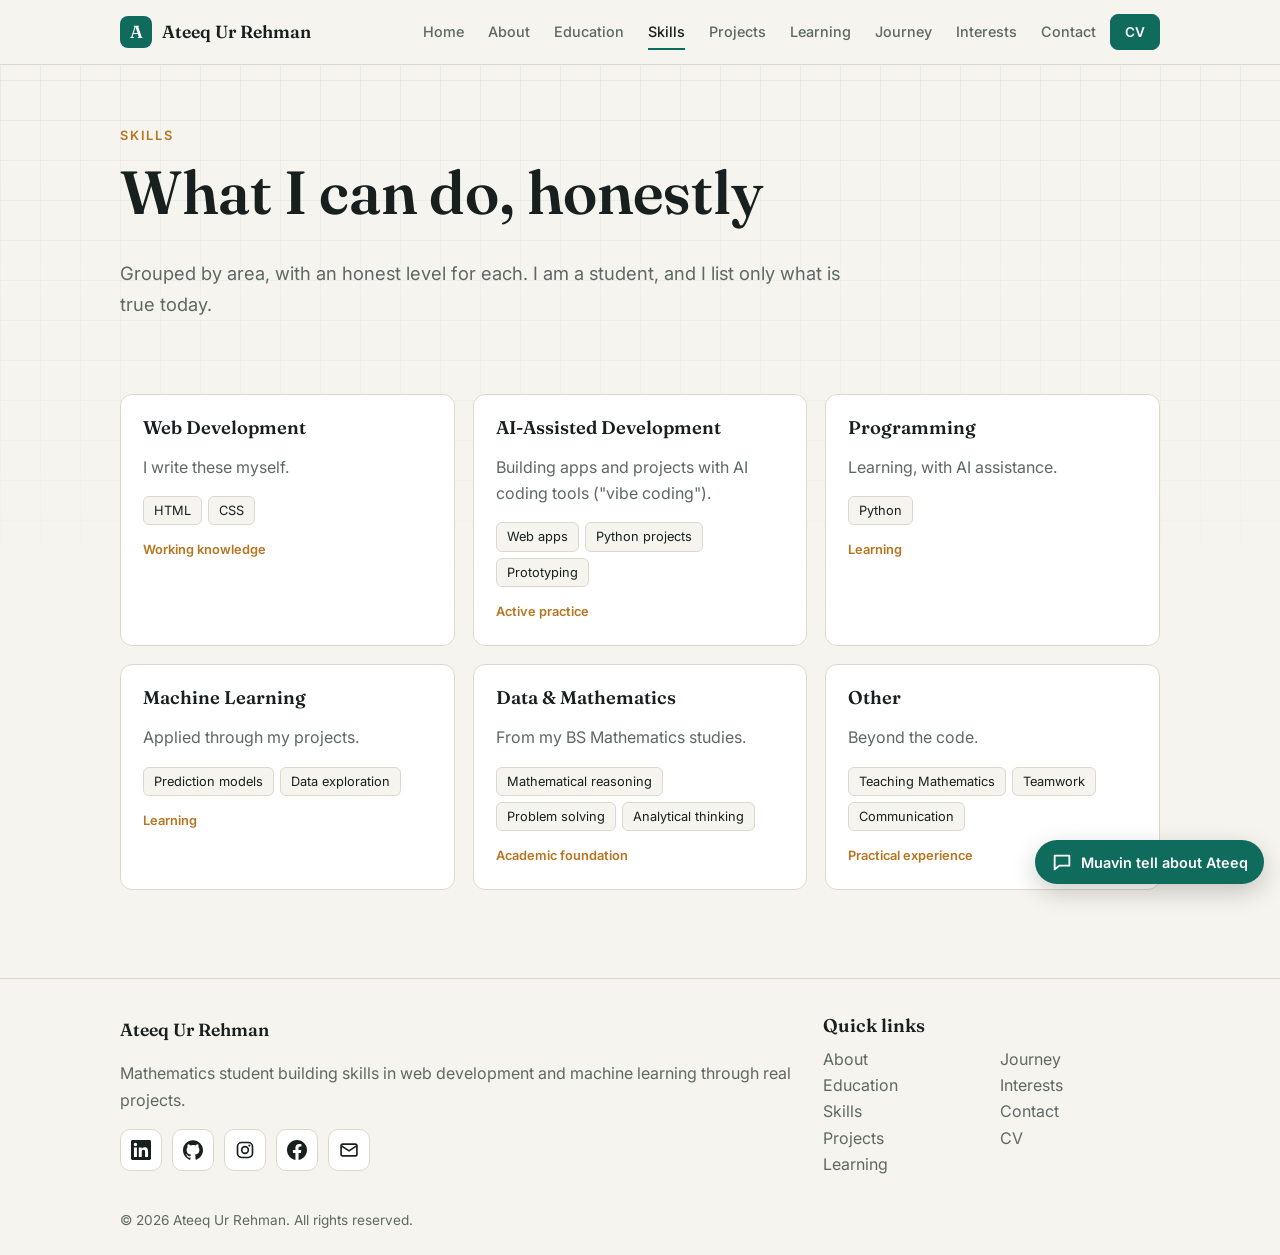
<file: skills.html>
<!DOCTYPE html><html lang="en"><head><meta charset="utf-8"><meta name="viewport" content="width=device-width,initial-scale=1">
<title>Skills | Ateeq Ur Rehman</title><meta name="description" content="Skills of Ateeq Ur Rehman across web development, machine learning, mathematics and tools."><meta property="og:title" content="Skills | Ateeq Ur Rehman"><meta property="og:description" content="Skills of Ateeq Ur Rehman across web development, machine learning, mathematics and tools."><meta property="og:type" content="website">
<link rel="icon" type="image/png" sizes="64x64" href="assets/favicon-64.png"><link rel="shortcut icon" href="assets/favicon.ico"><link rel="apple-touch-icon" href="assets/apple-touch-icon.png">
<link rel="preconnect" href="https://fonts.googleapis.com"><link rel="preconnect" href="https://fonts.gstatic.com" crossorigin>
<link rel="stylesheet" href="https://fonts.googleapis.com/css2?family=Fraunces:wght@500;600&family=Inter:wght@400;500;600&display=swap">
<link rel="stylesheet" href="style.css"><script>document.documentElement.className='js'</script></head>
<body class=""><a class="skip" href="#main">Skip to content</a>
<header class="hdr"><div class="wrap bar"><a class="brand" href="index.html"><span class="mark">A</span>Ateeq Ur Rehman</a>
<button class="burger" aria-label="Menu" aria-expanded="false" aria-controls="nav"><span></span><span></span><span></span></button>
<nav id="nav"><ul><li><a href="index.html">Home</a></li><li><a href="about.html">About</a></li><li><a href="education.html">Education</a></li><li><a href="skills.html" aria-current="page">Skills</a></li><li><a href="projects.html">Projects</a></li><li><a href="learning.html">Learning</a></li><li><a href="journey.html">Journey</a></li><li><a href="interests.html">Interests</a></li><li><a href="contact.html">Contact</a></li><li><a class="btn sm" href="cv.html">CV</a></li></ul></nav></div></header>
<main id="main"><section class="phead"><div class="wrap rv"><span class="eyebrow">Skills</span><h1>What I can do, honestly</h1><p class="lead">Grouped by area, with an honest level for each. I am a student, and I list only what is true today.</p></div></section><section class="sec "><div class="wrap"><div class="grid"><article class="card rv"><h3>Web Development</h3><p class="muted">I write these myself.</p><ul class="chips"><li>HTML</li><li>CSS</li></ul><span class="lvl">Working knowledge</span></article><article class="card rv"><h3>AI-Assisted Development</h3><p class="muted">Building apps and projects with AI coding tools ("vibe coding").</p><ul class="chips"><li>Web apps</li><li>Python projects</li><li>Prototyping</li></ul><span class="lvl">Active practice</span></article><article class="card rv"><h3>Programming</h3><p class="muted">Learning, with AI assistance.</p><ul class="chips"><li>Python</li></ul><span class="lvl">Learning</span></article><article class="card rv"><h3>Machine Learning</h3><p class="muted">Applied through my projects.</p><ul class="chips"><li>Prediction models</li><li>Data exploration</li></ul><span class="lvl">Learning</span></article><article class="card rv"><h3>Data &amp; Mathematics</h3><p class="muted">From my BS Mathematics studies.</p><ul class="chips"><li>Mathematical reasoning</li><li>Problem solving</li><li>Analytical thinking</li></ul><span class="lvl">Academic foundation</span></article><article class="card rv"><h3>Other</h3><p class="muted">Beyond the code.</p><ul class="chips"><li>Teaching Mathematics</li><li>Teamwork</li><li>Communication</li></ul><span class="lvl">Practical experience</span></article></div></div></section></main>
<footer class="ftr"><div class="wrap fg"><div><div class="brand">Ateeq Ur Rehman</div><p class="muted">Mathematics student building skills in web development and machine learning through real projects.</p><div class="soc"><a href="https://www.linkedin.com/in/ateeq-sunbul-95694729a/" aria-label="LinkedIn" title="LinkedIn" target="_blank" rel="noopener noreferrer"><svg viewBox="0 0 24 24" width="20" height="20" aria-hidden="true"><path fill="currentColor" d="M20.447 20.452h-3.554v-5.569c0-1.328-.027-3.037-1.852-3.037-1.853 0-2.136 1.445-2.136 2.939v5.667H9.351V9h3.414v1.561h.046c.477-.9 1.637-1.85 3.37-1.85 3.601 0 4.267 2.37 4.267 5.455v6.286zM5.337 7.433a2.063 2.063 0 110-4.128 2.063 2.063 0 010 4.128zm1.782 13.019H3.555V9h3.564v11.452zM22.225 0H1.771C.792 0 0 .774 0 1.729v20.542C0 23.227.792 24 1.771 24h20.451C23.2 24 24 23.227 24 22.271V1.729C24 .774 23.2 0 22.222 0z"/></svg></a><a href="https://github.com/callmemrsheeqa-oss" aria-label="GitHub" title="GitHub" target="_blank" rel="noopener noreferrer"><svg viewBox="0 0 24 24" width="20" height="20" aria-hidden="true"><path fill="currentColor" d="M12 .297c-6.63 0-12 5.373-12 12 0 5.303 3.438 9.8 8.205 11.385.6.113.82-.258.82-.577 0-.285-.01-1.04-.015-2.04-3.338.724-4.042-1.61-4.042-1.61-.546-1.387-1.333-1.757-1.333-1.757-1.089-.745.083-.729.083-.729 1.205.084 1.839 1.237 1.839 1.237 1.07 1.834 2.807 1.304 3.492.997.107-.775.418-1.305.762-1.604-2.665-.305-5.467-1.334-5.467-5.931 0-1.311.469-2.381 1.236-3.221-.124-.303-.535-1.524.117-3.176 0 0 1.008-.322 3.301 1.23a11.5 11.5 0 013.003-.404c1.02.005 2.047.138 3.006.404 2.291-1.552 3.297-1.23 3.297-1.23.653 1.653.242 2.874.118 3.176.77.84 1.235 1.911 1.235 3.221 0 4.609-2.807 5.624-5.479 5.921.43.372.823 1.102.823 2.222 0 1.606-.015 2.896-.015 3.286 0 .315.216.694.825.576C20.565 21.795 24 17.298 24 12.297c0-6.627-5.373-12-12-12"/></svg></a><a href="https://www.instagram.com/a_teequrrehman/" aria-label="Instagram" title="Instagram" target="_blank" rel="noopener noreferrer"><svg viewBox="0 0 24 24" width="20" height="20" aria-hidden="true"><g fill="none" stroke="currentColor" stroke-width="2"><rect x="3" y="3" width="18" height="18" rx="5"/><circle cx="12" cy="12" r="4"/></g><circle cx="17.3" cy="6.7" r="1.3" fill="currentColor"/></svg></a><a href="https://www.facebook.com/ateeq.ur.rehman.856079" aria-label="Facebook" title="Facebook" target="_blank" rel="noopener noreferrer"><svg viewBox="0 0 24 24" width="20" height="20" aria-hidden="true"><path fill="currentColor" d="M24 12.073c0-6.627-5.373-12-12-12s-12 5.373-12 12c0 5.99 4.388 10.954 10.125 11.854v-8.385H7.078v-3.47h3.047V9.43c0-3.007 1.792-4.669 4.533-4.669 1.312 0 2.686.235 2.686.235v2.953H15.83c-1.491 0-1.956.925-1.956 1.874v2.25h3.328l-.532 3.47h-2.796v8.385C19.612 23.027 24 18.062 24 12.073z"/></svg></a><a href="mailto:sunbulbroter@gmail.com" aria-label="Email" title="Email"><svg viewBox="0 0 24 24" width="20" height="20" aria-hidden="true"><g fill="none" stroke="currentColor" stroke-width="2" stroke-linejoin="round"><rect x="2.5" y="5" width="19" height="14" rx="2"/><path d="M3 7l9 6 9-6"/></g></svg></a></div></div>
<div><h3>Quick links</h3><ul class="fl"><li><a href="about.html">About</a></li><li><a href="education.html">Education</a></li><li><a href="skills.html">Skills</a></li><li><a href="projects.html">Projects</a></li><li><a href="learning.html">Learning</a></li><li><a href="journey.html">Journey</a></li><li><a href="interests.html">Interests</a></li><li><a href="contact.html">Contact</a></li><li><a href="cv.html">CV</a></li></ul></div></div><div class="wrap copy">&copy; 2026 Ateeq Ur Rehman. All rights reserved.</div></footer>
<div class="noprint" id="chat"><button class="cb" id="cbtn" aria-expanded="false" aria-controls="cpanel"><svg viewBox="0 0 24 24" width="22" height="22" aria-hidden="true"><path fill="none" stroke="currentColor" stroke-width="2" stroke-linejoin="round" d="M4 5h16v11H9l-5 4z"/></svg><span>Muavin tell about Ateeq</span></button>
<section class="cp" id="cpanel" hidden aria-label="Muavin, portfolio assistant"><header><b>Muavin</b><button id="cx" aria-label="Close Muavin">&times;</button></header>
<div class="cm" id="cmsg" role="log" aria-live="polite"><p class="bot">Hi! I'm Muavin. I can answer questions about Ateeq Ur Rehman, his studies, projects and experience.</p></div>
<div class="cs" id="csug"><button>What does Ateeq study?</button><button>What projects has he built?</button><button>How can I contact him?</button></div>
<form id="cform"><input id="cin" maxlength="300" placeholder="Ask Muavin about Ateeq..." aria-label="Your question" autocomplete="off"><button class="btn sm" type="submit">Send</button></form></section></div>
<script src="config.js"></script><script src="script.js"></script></body></html>
</file>
<file: style.css>
:root{--bg:#f6f4ee;--surface:#fff;--text:#17201e;--muted:#5d6865;--line:#dcd8cc;--accent:#0f6b5c;--on:#fff;--warm:#b8741f;--grid:rgba(15,107,92,.07)}
@media(prefers-color-scheme:dark){:root{--bg:#0e1312;--surface:#151c1b;--text:#ebe9e1;--muted:#9aa5a1;--line:#27312f;--accent:#4fd1b0;--on:#06201a;--warm:#e0a458;--grid:rgba(79,209,176,.07)}}
*{box-sizing:border-box}html{scroll-behavior:smooth}
body{margin:0;font:16px/1.65 Inter,system-ui,sans-serif;background:var(--bg);color:var(--text);overflow-x:hidden;animation:in .5s ease}
body::before{content:"";position:fixed;inset:0;z-index:-1;background:linear-gradient(var(--grid) 1px,transparent 1px) 0 0/40px 40px,linear-gradient(90deg,var(--grid) 1px,transparent 1px) 0 0/40px 40px;-webkit-mask-image:linear-gradient(#000,transparent 70%);mask-image:linear-gradient(#000,transparent 70%)}
@keyframes in{from{opacity:0}to{opacity:1}}
h1,h2,h3{font-family:Fraunces,Georgia,serif;line-height:1.15;margin:0 0 .5em;font-weight:600}
h1{font-size:clamp(2.2rem,6vw,3.8rem)}h2{font-size:clamp(1.5rem,3.5vw,2rem)}h3{font-size:1.15rem}
a{color:var(--accent)}img,svg{max-width:100%}
.wrap{max-width:1080px;margin:auto;padding:0 20px}.muted{color:var(--muted)}.sm{font-size:.85rem}
.skip{position:absolute;left:-999px}.skip:focus{left:10px;top:10px;background:var(--surface);padding:8px;z-index:99}
:focus-visible{outline:3px solid var(--warm);outline-offset:2px}
.hdr{position:sticky;top:0;z-index:50;background:color-mix(in srgb,var(--bg) 88%,transparent);backdrop-filter:blur(8px);border-bottom:1px solid var(--line)}
.bar{display:flex;align-items:center;justify-content:space-between;height:64px}
.brand{font-family:Fraunces,Georgia,serif;font-weight:600;font-size:1.1rem;text-decoration:none;color:var(--text);display:flex;align-items:center;gap:10px}
.mark{display:grid;place-items:center;width:32px;height:32px;border-radius:8px;background:var(--accent);color:var(--on)}
nav ul{display:flex;gap:4px;list-style:none;margin:0;padding:0;align-items:center}
nav a:not(.btn){display:block;padding:8px 10px;text-decoration:none;color:var(--muted);font-size:.9rem;font-weight:500;position:relative}
nav a:not(.btn)::after{content:"";position:absolute;left:10px;right:10px;bottom:2px;height:2px;background:var(--accent);transform:scaleX(0);transition:.25s}
nav a:hover,nav a[aria-current]{color:var(--text)}nav a:hover::after,nav a[aria-current]::after{transform:scaleX(1)}
.burger{display:none;background:none;border:1px solid var(--line);border-radius:8px;width:42px;height:42px;padding:10px;cursor:pointer}
.burger span{display:block;height:2px;background:var(--text);margin:5px 0;transition:.2s}
.btn{display:inline-block;padding:11px 20px;border-radius:8px;background:var(--accent);color:var(--on);text-decoration:none;font-weight:600;border:1px solid var(--accent);cursor:pointer;font:inherit;font-weight:600;transition:transform .2s,box-shadow .2s}
.btn:hover{transform:translateY(-2px);box-shadow:0 8px 20px rgba(0,0,0,.12)}.btn.ghost{background:transparent;color:var(--accent)}.btn.sm{padding:6px 14px;font-size:.85rem}
.eyebrow{display:inline-block;font-size:.8rem;letter-spacing:.14em;text-transform:uppercase;color:var(--warm);font-weight:600;margin-bottom:12px}
.lead{font-size:1.15rem;color:var(--muted);max-width:60ch}.role{font-family:Fraunces,Georgia,serif;font-size:1.5rem;color:var(--accent);margin:.2em 0 1em}
.hero{padding:72px 0 40px}.hg{display:grid;grid-template-columns:1.4fr 1fr;gap:40px;align-items:center}
.cta{display:flex;flex-wrap:wrap;gap:12px;margin:26px 0}
.avatar{aspect-ratio:1;max-width:320px;width:100%;margin:auto;border-radius:50%;border:1px solid var(--line);background:radial-gradient(circle at 30% 25%,var(--surface),var(--bg));display:grid;place-content:center;text-align:center;box-shadow:0 20px 50px rgba(0,0,0,.08);position:relative}
.avatar span{font:600 4.5rem Fraunces,Georgia,serif;color:var(--accent)}.avatar small{color:var(--muted)}.avatar img{width:100%;height:100%;border-radius:50%;object-fit:cover}
.soc{display:flex;gap:10px;flex-wrap:wrap;margin:14px 0}.soc a{display:grid;place-items:center;width:42px;height:42px;border:1px solid var(--line);border-radius:10px;color:var(--text);background:var(--surface);transition:.2s}.soc a:hover{color:var(--accent);border-color:var(--accent);transform:translateY(-2px)}
.sec{padding:48px 0}.sec.alt{background:color-mix(in srgb,var(--surface) 60%,transparent);border-block:1px solid var(--line)}.phead{padding:56px 0 8px}
.grid{display:grid;gap:18px;grid-template-columns:repeat(auto-fit,minmax(250px,1fr))}.two{display:grid;grid-template-columns:1fr 1fr;gap:40px}
.card{background:var(--surface);border:1px solid var(--line);border-radius:12px;padding:22px;transition:transform .25s,box-shadow .25s,border-color .25s;min-width:0}
.card:hover{transform:translateY(-4px);box-shadow:0 14px 30px rgba(0,0,0,.08);border-color:var(--accent)}.more{font-weight:600;text-decoration:none}
.badge{display:inline-block;font-size:.72rem;font-weight:600;padding:3px 10px;border-radius:99px;border:1px solid var(--accent);color:var(--accent);margin-bottom:10px}
.badge.concept,.badge.next{border-color:var(--warm);color:var(--warm)}.badge.inprogress,.badge.now{background:var(--accent);color:var(--on)}
.chips{display:flex;flex-wrap:wrap;gap:6px;list-style:none;padding:0;margin:10px 0}.chips li{font-size:.8rem;padding:3px 10px;border-radius:6px;background:var(--bg);border:1px solid var(--line)}
.lvl{font-size:.8rem;font-weight:600;color:var(--warm)}.ph{color:var(--warm);font-size:.85rem}
.tl{border-left:2px solid var(--line);margin-left:6px;padding-left:26px}.tl .item{position:relative;margin-bottom:28px}.tl .item::before{content:"";position:absolute;left:-34px;top:6px;width:14px;height:14px;border-radius:50%;background:var(--bg);border:3px solid var(--accent)}
.when{font-size:.8rem;text-transform:uppercase;letter-spacing:.1em;color:var(--warm);font-weight:600}.tl p{margin:0;color:var(--muted)}
.facts{display:grid;grid-template-columns:repeat(auto-fit,minmax(200px,1fr));gap:16px;margin:0}.facts dt{font-size:.8rem;color:var(--muted);text-transform:uppercase;letter-spacing:.08em}.facts dd{margin:2px 0 0;font-weight:600}
.filters{display:flex;flex-wrap:wrap;gap:8px;margin-bottom:22px}.filters button{font:inherit;font-size:.9rem;padding:8px 16px;border-radius:99px;border:1px solid var(--line);background:var(--surface);color:var(--text);cursor:pointer}.filters .on{background:var(--accent);color:var(--on);border-color:var(--accent)}
.thumb{height:110px;border-radius:8px;margin-bottom:14px;display:grid;place-items:center;background:linear-gradient(135deg,var(--grid),transparent),var(--bg);border:1px dashed var(--line)}.thumb span{font:600 2.6rem Fraunces,Georgia,serif;color:var(--accent);opacity:.6}
.row{display:flex;justify-content:space-between;align-items:center;gap:8px}.proj[hidden]{display:none}
details summary{cursor:pointer;font-weight:600;color:var(--accent);margin-top:6px}.flow{padding-left:18px;color:var(--muted);font-size:.92rem}
.road{list-style:none;padding:0;display:grid;grid-template-columns:repeat(auto-fit,minmax(170px,1fr));gap:14px;counter-reset:s}.road li{counter-increment:s;border-top:3px solid var(--accent);padding-top:10px}.road li::before{content:counter(s,decimal-leading-zero);color:var(--warm);font-weight:600;display:block}.road b,.road span{display:block}.road span{color:var(--muted);font-size:.9rem}
.num{font:600 2rem Fraunces,Georgia,serif;color:var(--accent);opacity:.5}.int p{margin:0;color:var(--muted)}
form label{display:block;font-weight:500;margin-bottom:14px;font-size:.9rem}input,textarea{display:block;width:100%;margin-top:4px;padding:10px 12px;font:inherit;border:1px solid var(--line);border-radius:8px;background:var(--bg);color:var(--text)}input.err,textarea.err{border-color:#c0392b}
.ftr{margin-top:40px;border-top:1px solid var(--line);padding-top:36px}.fg{display:grid;grid-template-columns:2fr 1fr;gap:30px}.fl{list-style:none;padding:0;columns:2;margin:0}.fl a{text-decoration:none;color:var(--muted)}.copy{padding:24px 20px;color:var(--muted);font-size:.85rem}
.cvbar{display:flex;align-items:center;gap:14px;flex-wrap:wrap;margin-bottom:20px}.paper{background:var(--surface);border:1px solid var(--line);border-radius:12px;padding:clamp(20px,5vw,48px)}
.cvh{border-bottom:2px solid var(--accent);margin-bottom:10px}.cvh h1{font-size:2rem;margin:0}.cvs h2{font-size:1rem;text-transform:uppercase;letter-spacing:.12em;color:var(--accent);margin:22px 0 6px}.cvs p,.cvs ul{margin:0}.cvs ul{padding-left:20px}
.js .rv{opacity:0;transform:translateY(14px);transition:opacity .6s,transform .6s}.js .rv.in{opacity:1;transform:none}
@media(max-width:980px){.burger{display:block}nav{display:none;position:absolute;top:64px;left:0;right:0;background:var(--bg);border-bottom:1px solid var(--line);padding:10px 20px 20px}nav.open{display:block}nav ul{flex-direction:column;align-items:stretch}nav a:not(.btn){padding:12px 4px}nav .btn{display:block;text-align:center;margin-top:8px}}
@media(max-width:760px){.hg,.two,.fg{grid-template-columns:1fr}.hero{padding-top:40px}.avatar{max-width:220px;order:-1}.avatar span{font-size:3.2rem}.cta .btn{flex:1 1 auto;text-align:center}}
@media(prefers-reduced-motion:reduce){*{animation:none!important;transition:none!important}.js .rv{opacity:1;transform:none}html{scroll-behavior:auto}}
@media print{body::before,.hdr,.ftr,.noprint{display:none!important}body{background:#fff;color:#000}.paper{border:0;padding:0}.sec{padding:0}.js .rv{opacity:1}:root{--accent:#0f6b5c;--surface:#fff;--text:#000;--muted:#333}}
#chat{position:fixed;right:16px;bottom:16px;z-index:60}
.cb{display:flex;align-items:center;gap:8px;padding:11px 16px;border-radius:99px;border:0;background:var(--accent);color:var(--on);font:600 .9rem Inter,system-ui,sans-serif;cursor:pointer;box-shadow:0 8px 24px rgba(0,0,0,.2);transition:transform .2s}.cb:hover{transform:translateY(-2px)}
.cp{position:absolute;right:0;bottom:56px;width:min(360px,calc(100vw - 32px));height:min(480px,70vh);display:flex;flex-direction:column;background:var(--surface);border:1px solid var(--line);border-radius:14px;box-shadow:0 20px 50px rgba(0,0,0,.25);overflow:hidden}.cp[hidden]{display:none}
.cp header{display:flex;justify-content:space-between;align-items:center;padding:12px 14px;border-bottom:1px solid var(--line);font-family:Fraunces,Georgia,serif}.cp header button{background:none;border:0;color:var(--text);font-size:1.5rem;cursor:pointer;line-height:1}
.cm{flex:1;overflow-y:auto;padding:14px;display:flex;flex-direction:column;gap:10px}.cm p{margin:0;padding:9px 12px;border-radius:12px;max-width:85%;font-size:.92rem;line-height:1.5;white-space:pre-wrap;overflow-wrap:anywhere}
.cm .bot{background:var(--bg);border:1px solid var(--line);align-self:flex-start}.cm .me{background:var(--accent);color:var(--on);align-self:flex-end}
.cs{display:flex;flex-wrap:wrap;gap:6px;padding:0 14px 10px}.cs button{font:inherit;font-size:.78rem;padding:5px 10px;border-radius:99px;border:1px solid var(--line);background:var(--bg);color:var(--text);cursor:pointer}
#cform{display:flex;gap:8px;padding:10px;border-top:1px solid var(--line)}#cform input{margin:0}
</file>
